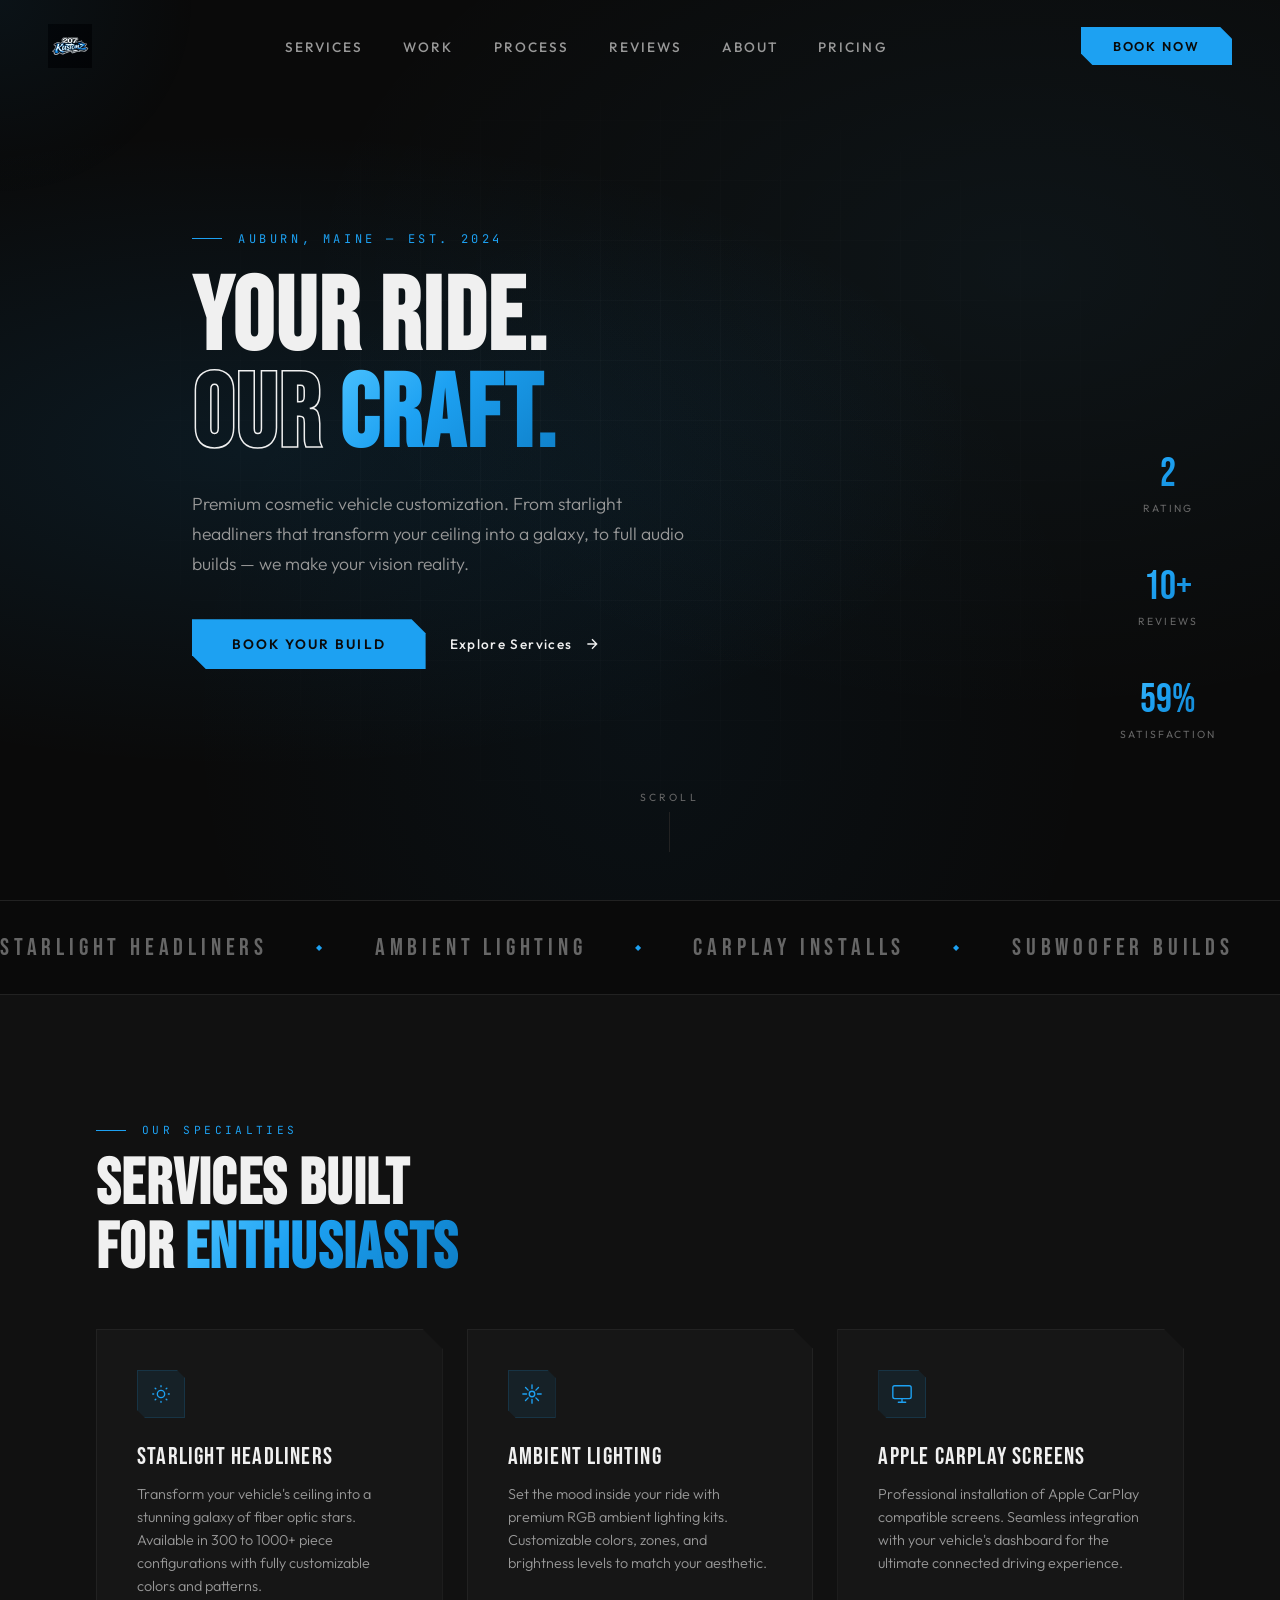
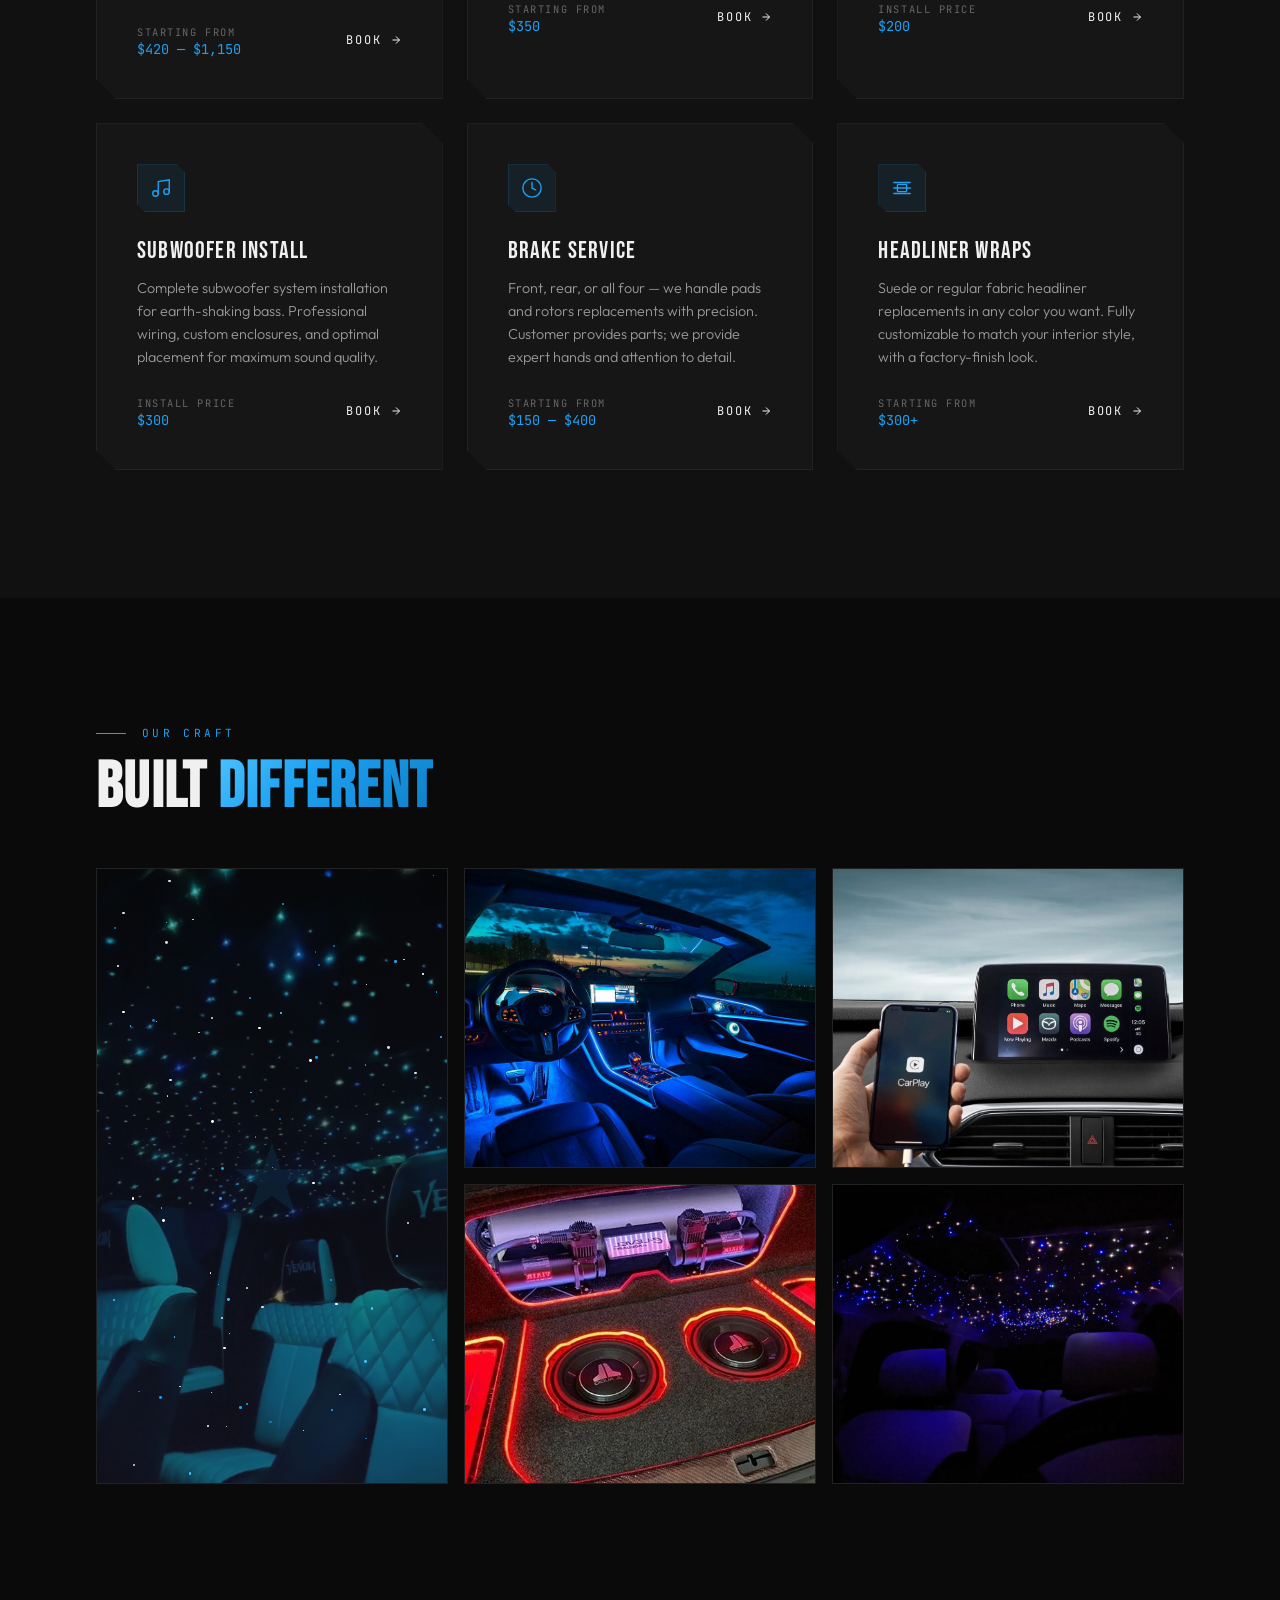
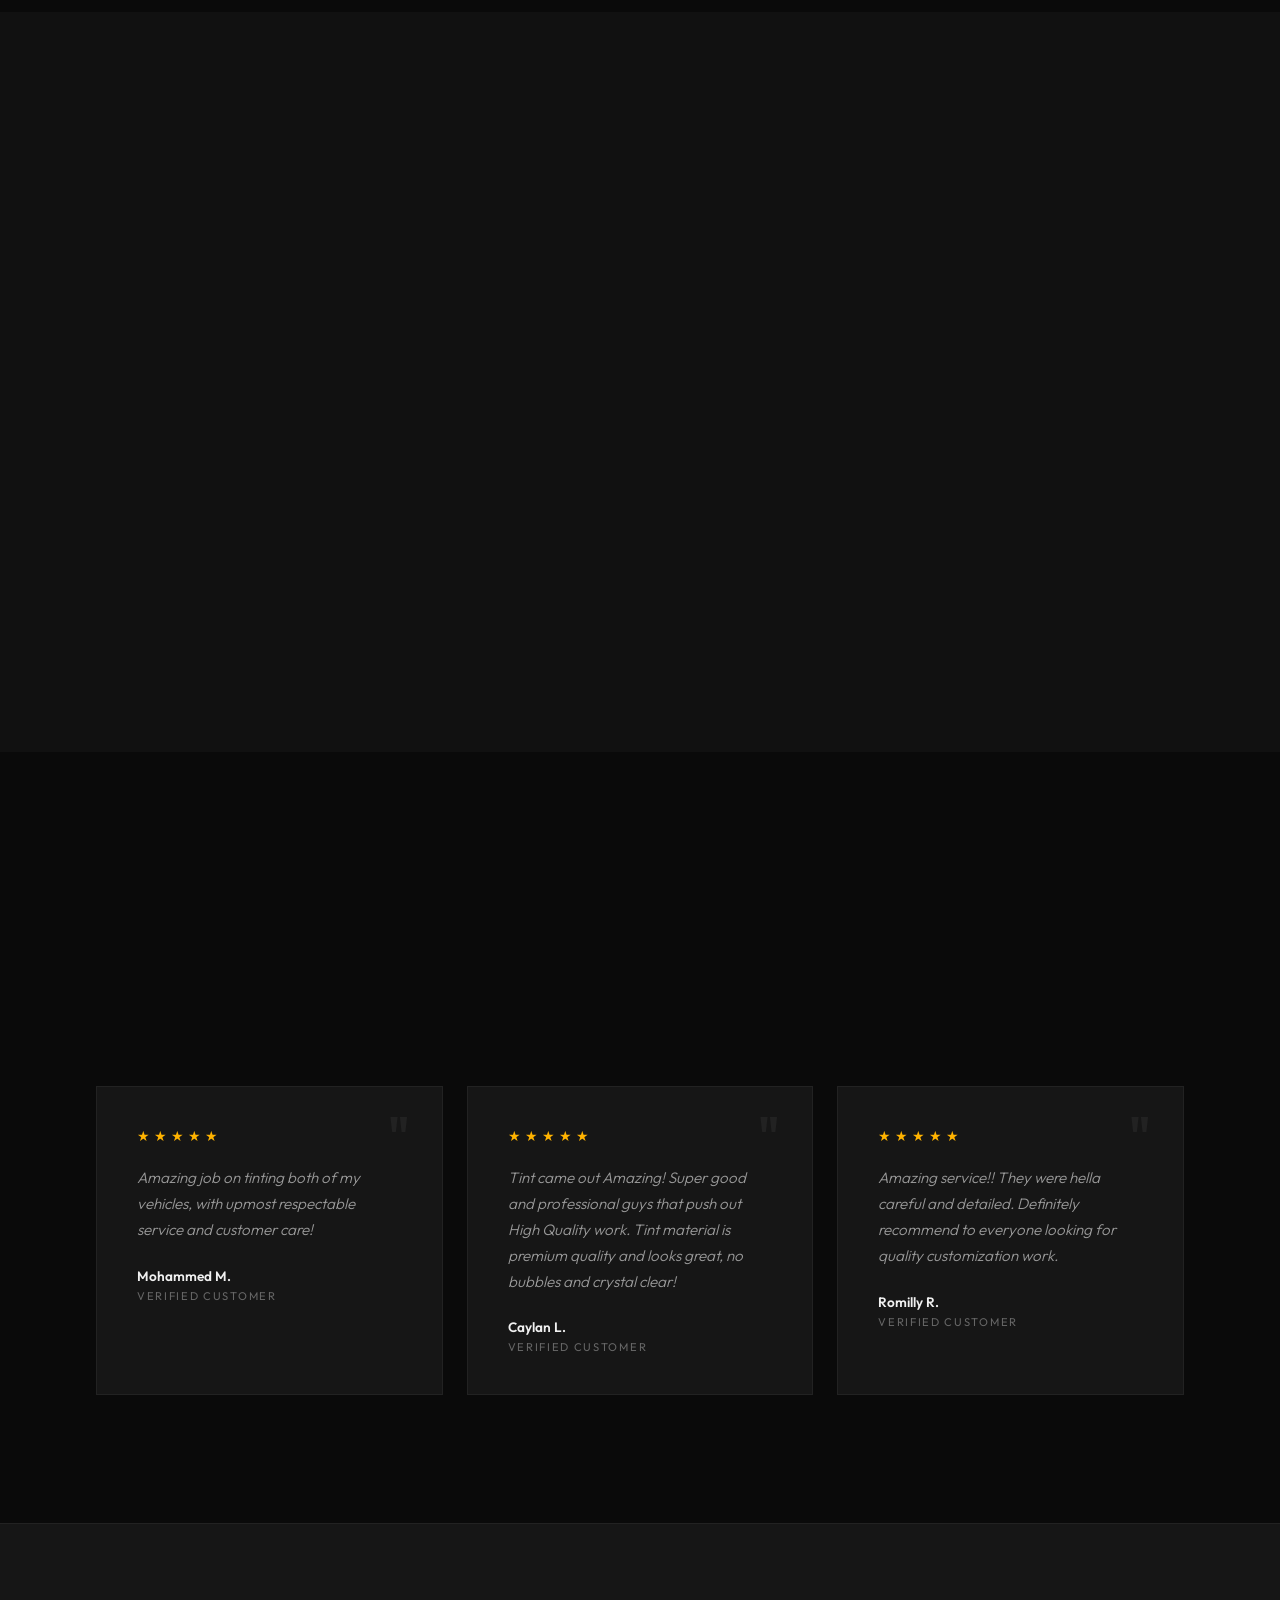
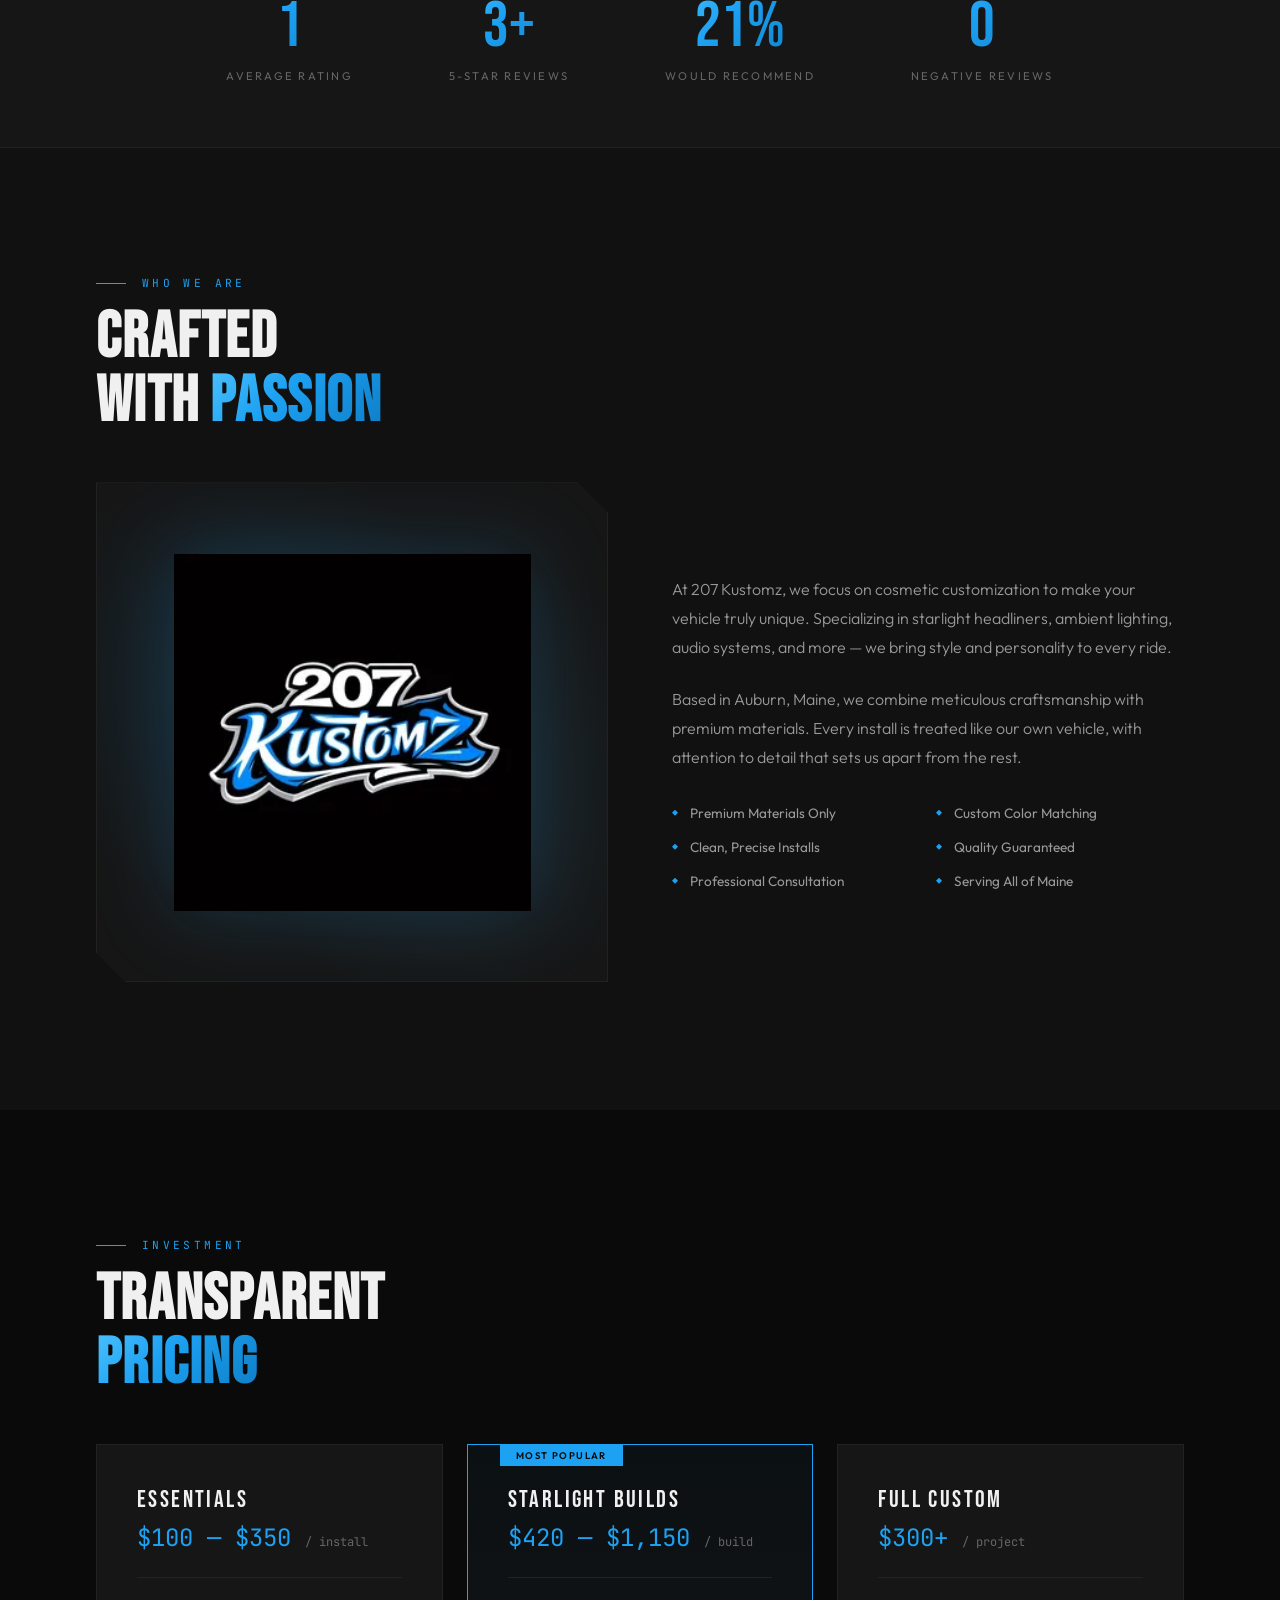
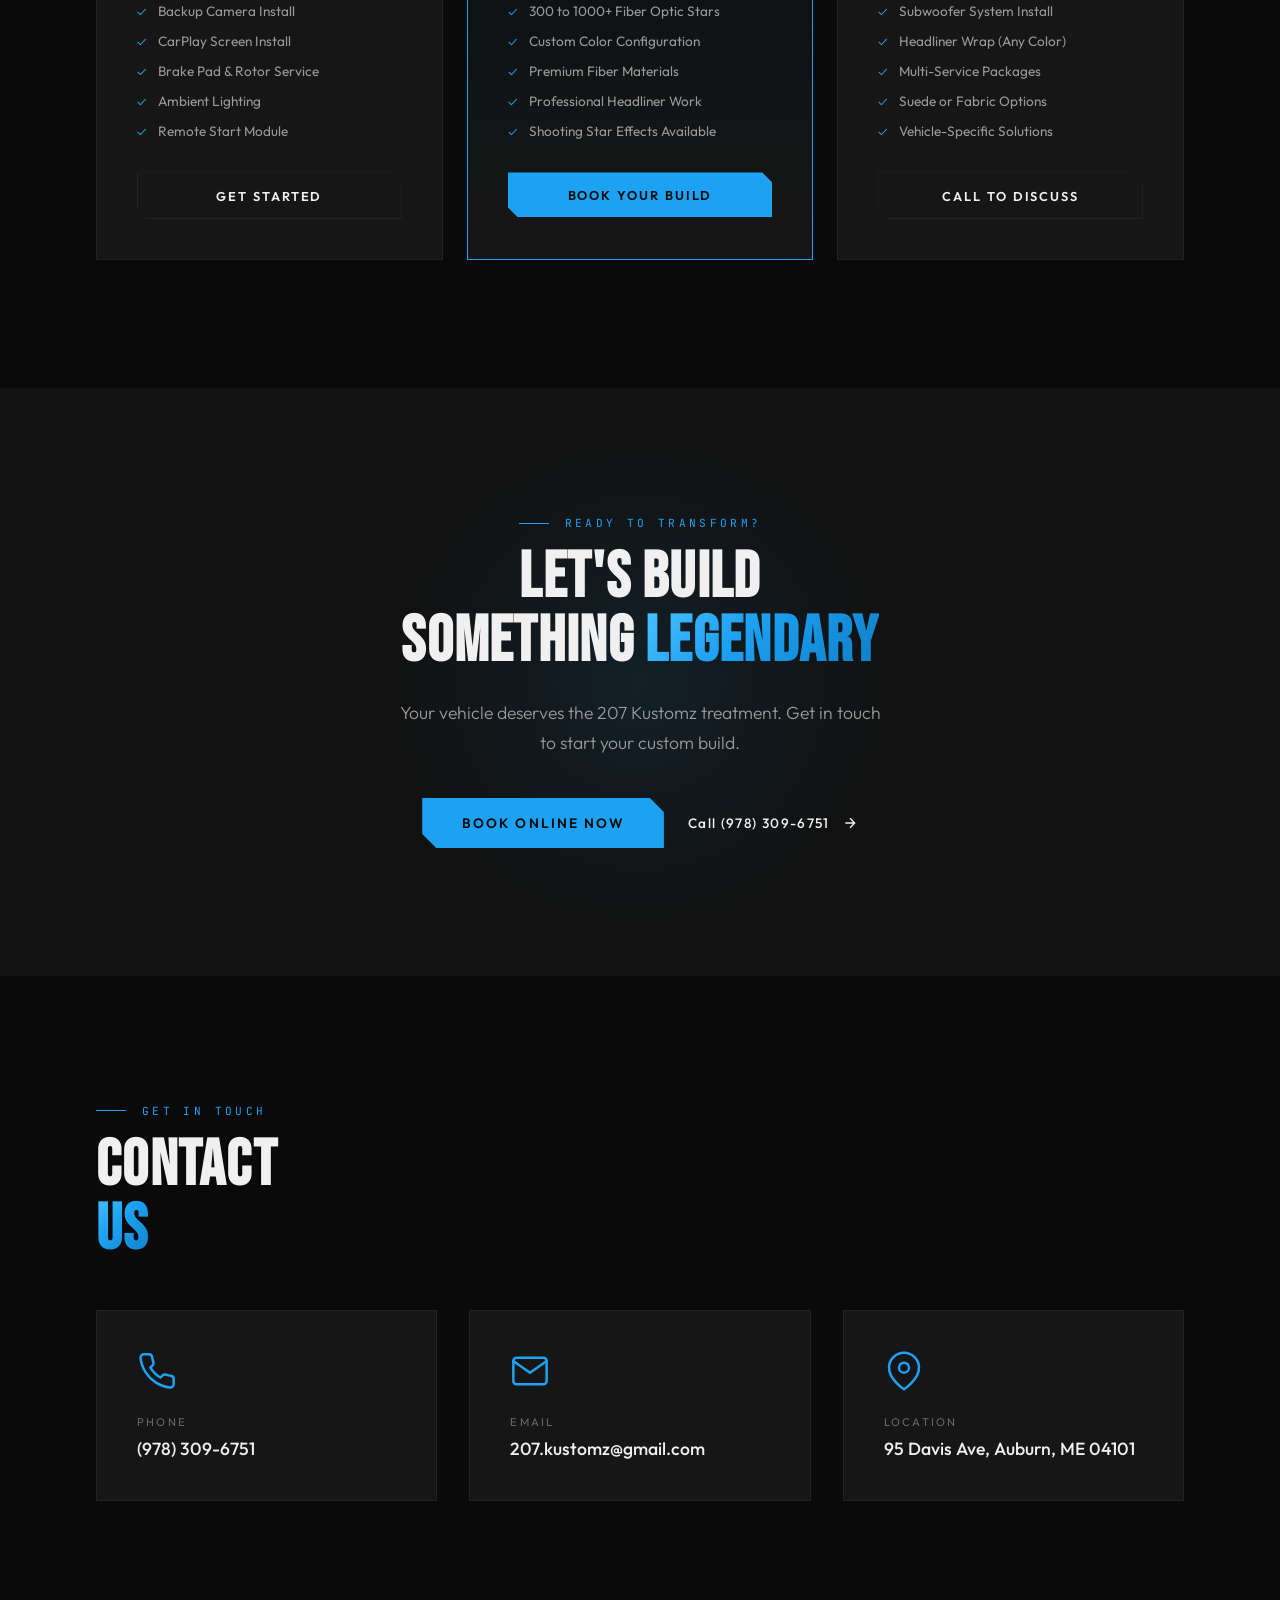
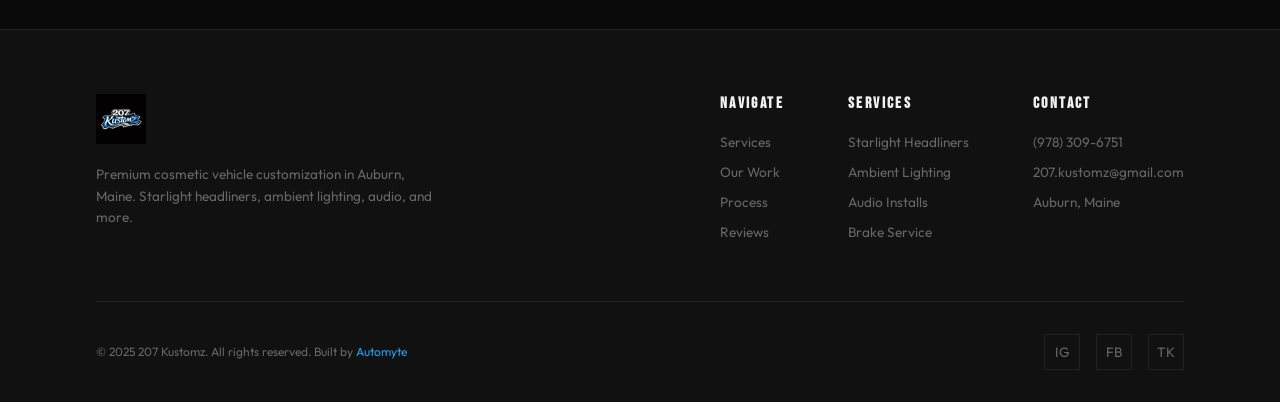
<file: index.html>
<!DOCTYPE html>
<html lang="en">

<head>
  <meta charset="UTF-8">
  <meta name="viewport" content="width=device-width, initial-scale=1.0">
  <meta name="description"
    content="Premium vehicle customization in Auburn, Maine. Specializing in starlight headliners, ambient lighting, CarPlay installs, audio systems, and brake service. Book your custom build today.">
  <meta name="keywords"
    content="vehicle customization, starlight headliner, ambient lighting, car audio, CarPlay install, Auburn Maine, car customization">
  <meta name="author" content="207 Kustomz">
  <meta name="robots" content="index, follow">

  <!-- Open Graph / Facebook -->
  <meta property="og:type" content="website">
  <meta property="og:url" content="https://207kustomz.com/">
  <meta property="og:title" content="207 KUSTOMZ — Premium Vehicle Customization | Auburn, Maine">
  <meta property="og:description"
    content="Premium cosmetic vehicle customization. From starlight headliners to full audio builds — we make your vision reality.">
  <meta property="og:image" content="https://207kustomz.com/assets/images/logo.webp">

  <!-- Twitter -->
  <meta property="twitter:card" content="summary_large_image">
  <meta property="twitter:url" content="https://207kustomz.com/">
  <meta property="twitter:title" content="207 KUSTOMZ — Premium Vehicle Customization">
  <meta property="twitter:description" content="Premium cosmetic vehicle customization in Auburn, Maine.">
  <meta property="twitter:image" content="https://207kustomz.com/assets/images/logo.webp">

  <!-- Favicon -->
  <link rel="icon" type="image/webp" href="assets/images/logo.webp">

  <!-- Preconnect for performance -->
  <link rel="preconnect" href="https://fonts.googleapis.com">
  <link rel="preconnect" href="https://fonts.gstatic.com" crossorigin>
  <link rel="dns-prefetch" href="https://207kustomz.setmore.com">

  <!-- Fonts -->
  <link
    href="https://fonts.googleapis.com/css2?family=Bebas+Neue&family=Outfit:wght@300;400;500;600&family=JetBrains+Mono:wght@400;500&display=swap"
    rel="stylesheet">

  <!-- Stylesheets -->
  <link rel="stylesheet" href="css/main.css">
  <link rel="stylesheet" href="css/responsive.css">

  <!-- Structured Data (JSON-LD) -->
  <script type="application/ld+json">
{
  "@context": "https://schema.org",
  "@type": "LocalBusiness",
  "name": "207 Kustomz",
  "image": "https://207kustomz.com/assets/images/logo.webp",
  "@id": "https://207kustomz.com",
  "url": "https://207kustomz.com",
  "telephone": "+19783096751",
  "priceRange": "$$",
  "address": {
    "@type": "PostalAddress",
    "streetAddress": "95 Davis Ave",
    "addressLocality": "Auburn",
    "addressRegion": "ME",
    "postalCode": "04101",
    "addressCountry": "US"
  },
  "geo": {
    "@type": "GeoCoordinates",
    "latitude": 44.0978,
    "longitude": -70.2317
  },
  "openingHoursSpecification": {
    "@type": "OpeningHoursSpecification",
    "dayOfWeek": [
      "Monday",
      "Tuesday",
      "Wednesday",
      "Thursday",
      "Friday",
      "Saturday"
    ],
    "opens": "09:00",
    "closes": "18:00"
  },
  "aggregateRating": {
    "@type": "AggregateRating",
    "ratingValue": "5.0",
    "reviewCount": "17"
  },
  "review": [
    {
      "@type": "Review",
      "author": {
        "@type": "Person",
        "name": "Mohammed M."
      },
      "reviewRating": {
        "@type": "Rating",
        "ratingValue": "5"
      },
      "reviewBody": "Amazing job on tinting both of my vehicles, with upmost respectable service and customer care!"
    }
  ]
}
</script>

  <title>207 KUSTOMZ — Premium Vehicle Customization | Auburn, Maine</title>
</head>

<body>

  <!-- Loading Screen -->
  <div class="loading-screen">
    <div class="loader"></div>
  </div>

  <!-- Cursor Glow -->
  <div class="cursor-glow" id="cursorGlow"></div>

  <!-- Navigation -->
  <nav id="navbar">
    <a href="#" class="nav-logo"><img src="assets/images/logo.webp" alt="207 Kustomz" loading="lazy"></a>
    <ul class="nav-links" id="navLinks">
      <li><a href="#services">Services</a></li>
      <li><a href="#work">Work</a></li>
      <li><a href="#process">Process</a></li>
      <li><a href="#reviews">Reviews</a></li>
      <li><a href="#about">About</a></li>
      <li><a href="#pricing">Pricing</a></li>
    </ul>
    <a href="https://207kustomz.setmore.com/book" target="_blank" class="nav-cta">Book Now</a>
    <div class="hamburger" id="hamburger" onclick="toggleMenu()">
      <span></span><span></span><span></span>
    </div>
  </nav>

  <!-- Hero -->
  <section class="hero">
    <div class="hero-bg"></div>
    <div class="hero-grid"></div>
    <div class="hero-particles" id="particles"></div>

    <div class="hero-content">
      <div class="hero-tag">Auburn, Maine — Est. 2024</div>
      <h1 class="hero-title">
        YOUR RIDE.<br>
        <span class="outline">OUR</span> <span class="gradient">CRAFT.</span>
      </h1>
      <p class="hero-desc">
        Premium cosmetic vehicle customization. From starlight headliners that transform your ceiling into a galaxy, to
        full audio builds — we make your vision reality.
      </p>
      <div class="hero-actions">
        <a href="https://207kustomz.setmore.com/book" target="_blank" class="btn-primary">Book Your Build</a>
        <a href="#services" class="btn-ghost">
          Explore Services
          <svg width="16" height="16" viewBox="0 0 24 24" fill="none" stroke="currentColor" stroke-width="2">
            <path d="M5 12h14M12 5l7 7-7 7" />
          </svg>
        </a>
      </div>
    </div>

    <div class="hero-stats">
      <div class="hero-stat">
        <div class="hero-stat-num">5.0</div>
        <div class="hero-stat-label">Rating</div>
      </div>
      <div class="hero-stat">
        <div class="hero-stat-num">17+</div>
        <div class="hero-stat-label">Reviews</div>
      </div>
      <div class="hero-stat">
        <div class="hero-stat-num">100%</div>
        <div class="hero-stat-label">Satisfaction</div>
      </div>
    </div>

    <div class="scroll-indicator">
      <span>Scroll</span>
      <div class="scroll-line"></div>
    </div>
  </section>

  <!-- Marquee -->
  <div class="marquee-section">
    <div class="marquee-track">
      <span class="marquee-item">STARLIGHT HEADLINERS</span>
      <span class="marquee-item">AMBIENT LIGHTING</span>
      <span class="marquee-item">CARPLAY INSTALLS</span>
      <span class="marquee-item">SUBWOOFER BUILDS</span>
      <span class="marquee-item">BRAKE SERVICE</span>
      <span class="marquee-item">HEADLINER WRAPS</span>
      <span class="marquee-item">REMOTE START</span>
      <span class="marquee-item">BACKUP CAMERAS</span>
      <span class="marquee-item">STARLIGHT HEADLINERS</span>
      <span class="marquee-item">AMBIENT LIGHTING</span>
      <span class="marquee-item">CARPLAY INSTALLS</span>
      <span class="marquee-item">SUBWOOFER BUILDS</span>
      <span class="marquee-item">BRAKE SERVICE</span>
      <span class="marquee-item">HEADLINER WRAPS</span>
      <span class="marquee-item">REMOTE START</span>
      <span class="marquee-item">BACKUP CAMERAS</span>
    </div>
  </div>

  <!-- Services -->
  <section id="services">
    <div class="section-tag reveal">Our Specialties</div>
    <h2 class="section-title reveal reveal-delay-1">SERVICES BUILT<br>FOR <span
        style="background:var(--gradient);-webkit-background-clip:text;-webkit-text-fill-color:transparent;background-clip:text;">ENTHUSIASTS</span>
    </h2>

    <div class="services-grid">
      <div class="service-card reveal reveal-delay-1">
        <div class="service-icon">
          <svg viewBox="0 0 24 24" fill="none" stroke-width="1.5" stroke-linecap="round">
            <path
              d="M12 3v1m0 16v1m-9-9h1m16 0h1m-2.636-6.364l-.707.707M6.343 17.657l-.707.707m0-12.728l.707.707m11.314 11.314l.707.707" />
            <circle cx="12" cy="12" r="4" />
          </svg>
        </div>
        <div class="service-name">STARLIGHT HEADLINERS</div>
        <p class="service-desc">Transform your vehicle's ceiling into a stunning galaxy of fiber optic stars. Available
          in 300 to 1000+ piece configurations with fully customizable colors and patterns.</p>
        <div class="service-price">
          <span><span class="from">Starting from</span><br>$420 — $1,150</span>
          <a href="https://207kustomz.setmore.com/book" target="_blank" class="service-book">
            Book
            <svg width="12" height="12" viewBox="0 0 24 24" fill="none" stroke="currentColor" stroke-width="2">
              <path d="M5 12h14M12 5l7 7-7 7" />
            </svg>
          </a>
        </div>
      </div>

      <div class="service-card reveal reveal-delay-2">
        <div class="service-icon">
          <svg viewBox="0 0 24 24" fill="none" stroke-width="1.5" stroke-linecap="round">
            <circle cx="12" cy="12" r="3" />
            <path
              d="M12 2v4m0 12v4m-7.07-2.93l2.83-2.83m8.48-8.48l2.83-2.83M2 12h4m12 0h4M4.93 4.93l2.83 2.83m8.48 8.48l2.83 2.83" />
          </svg>
        </div>
        <div class="service-name">AMBIENT LIGHTING</div>
        <p class="service-desc">Set the mood inside your ride with premium RGB ambient lighting kits. Customizable
          colors, zones, and brightness levels to match your aesthetic.</p>
        <div class="service-price">
          <span><span class="from">Starting from</span><br>$350</span>
          <a href="https://207kustomz.setmore.com/book" target="_blank" class="service-book">
            Book
            <svg width="12" height="12" viewBox="0 0 24 24" fill="none" stroke="currentColor" stroke-width="2">
              <path d="M5 12h14M12 5l7 7-7 7" />
            </svg>
          </a>
        </div>
      </div>

      <div class="service-card reveal reveal-delay-3">
        <div class="service-icon">
          <svg viewBox="0 0 24 24" fill="none" stroke-width="1.5" stroke-linecap="round">
            <rect x="2" y="3" width="20" height="14" rx="2" />
            <path d="M8 21h8m-4-4v4" />
          </svg>
        </div>
        <div class="service-name">APPLE CARPLAY SCREENS</div>
        <p class="service-desc">Professional installation of Apple CarPlay compatible screens. Seamless integration with
          your vehicle's dashboard for the ultimate connected driving experience.</p>
        <div class="service-price">
          <span><span class="from">Install price</span><br>$200</span>
          <a href="https://207kustomz.setmore.com/book" target="_blank" class="service-book">
            Book
            <svg width="12" height="12" viewBox="0 0 24 24" fill="none" stroke="currentColor" stroke-width="2">
              <path d="M5 12h14M12 5l7 7-7 7" />
            </svg>
          </a>
        </div>
      </div>

      <div class="service-card reveal reveal-delay-1">
        <div class="service-icon">
          <svg viewBox="0 0 24 24" fill="none" stroke-width="1.5" stroke-linecap="round">
            <path d="M9 18V5l12-2v13" />
            <circle cx="6" cy="18" r="3" />
            <circle cx="18" cy="16" r="3" />
          </svg>
        </div>
        <div class="service-name">SUBWOOFER INSTALL</div>
        <p class="service-desc">Complete subwoofer system installation for earth-shaking bass. Professional wiring,
          custom enclosures, and optimal placement for maximum sound quality.</p>
        <div class="service-price">
          <span><span class="from">Install price</span><br>$300</span>
          <a href="https://207kustomz.setmore.com/book" target="_blank" class="service-book">
            Book
            <svg width="12" height="12" viewBox="0 0 24 24" fill="none" stroke="currentColor" stroke-width="2">
              <path d="M5 12h14M12 5l7 7-7 7" />
            </svg>
          </a>
        </div>
      </div>

      <div class="service-card reveal reveal-delay-2">
        <div class="service-icon">
          <svg viewBox="0 0 24 24" fill="none" stroke-width="1.5" stroke-linecap="round">
            <circle cx="12" cy="12" r="10" />
            <path d="M12 6v6l4 2" />
          </svg>
        </div>
        <div class="service-name">BRAKE SERVICE</div>
        <p class="service-desc">Front, rear, or all four — we handle pads and rotors replacements with precision.
          Customer provides parts; we provide expert hands and attention to detail.</p>
        <div class="service-price">
          <span><span class="from">Starting from</span><br>$150 — $400</span>
          <a href="https://207kustomz.setmore.com/book" target="_blank" class="service-book">
            Book
            <svg width="12" height="12" viewBox="0 0 24 24" fill="none" stroke="currentColor" stroke-width="2">
              <path d="M5 12h14M12 5l7 7-7 7" />
            </svg>
          </a>
        </div>
      </div>

      <div class="service-card reveal reveal-delay-3">
        <div class="service-icon">
          <svg viewBox="0 0 24 24" fill="none" stroke-width="1.5" stroke-linecap="round">
            <path d="M3 12h18M3 6h18M3 18h18" />
            <rect x="7" y="8" width="10" height="8" rx="1" />
          </svg>
        </div>
        <div class="service-name">HEADLINER WRAPS</div>
        <p class="service-desc">Suede or regular fabric headliner replacements in any color you want. Fully customizable
          to match your interior style, with a factory-finish look.</p>
        <div class="service-price">
          <span><span class="from">Starting from</span><br>$300+</span>
          <a href="https://207kustomz.setmore.com/book" target="_blank" class="service-book">
            Book
            <svg width="12" height="12" viewBox="0 0 24 24" fill="none" stroke="currentColor" stroke-width="2">
              <path d="M5 12h14M12 5l7 7-7 7" />
            </svg>
          </a>
        </div>
      </div>
    </div>
  </section>

  <!-- Gallery / Showcase -->
  <section id="work">
    <div class="section-tag reveal">Our Craft</div>
    <h2 class="section-title reveal reveal-delay-1">BUILT <span
        style="background:var(--gradient);-webkit-background-clip:text;-webkit-text-fill-color:transparent;background-clip:text;">DIFFERENT</span>
    </h2>

    <div class="gallery-grid reveal reveal-delay-2">
      <div class="gallery-item">
        <div class="gallery-item-bg">
          <div class="starlight-demo" id="starlightDemo"></div>
        </div>
        <div class="gallery-overlay">
          <div class="gallery-label">Starlight Headliner</div>
          <div class="gallery-sub">1000 Piece Installation</div>
        </div>
      </div>
      <div class="gallery-item">
        <div class="gallery-item-bg"></div>
        <div class="gallery-overlay">
          <div class="gallery-label">Ambient Interior</div>
          <div class="gallery-sub">Full RGB Setup</div>
        </div>
      </div>
      <div class="gallery-item">
        <div class="gallery-item-bg"></div>
        <div class="gallery-overlay">
          <div class="gallery-label">CarPlay Integration</div>
          <div class="gallery-sub">Seamless Install</div>
        </div>
      </div>
      <div class="gallery-item">
        <div class="gallery-item-bg"></div>
        <div class="gallery-overlay">
          <div class="gallery-label">Sound System</div>
          <div class="gallery-sub">Custom Audio Build</div>
        </div>
      </div>
      <div class="gallery-item">
        <div class="gallery-item-bg"></div>
        <div class="gallery-overlay">
          <div class="gallery-label">Headliner Wrap</div>
          <div class="gallery-sub">Black Suede Finish</div>
        </div>
      </div>
    </div>
  </section>

  <!-- Process -->
  <section id="process">
    <div class="section-tag reveal">How It Works</div>
    <h2 class="section-title reveal reveal-delay-1">FROM VISION<br>TO <span
        style="background:var(--gradient);-webkit-background-clip:text;-webkit-text-fill-color:transparent;background-clip:text;">REALITY</span>
    </h2>

    <div class="process-steps">
      <div class="process-step reveal reveal-delay-1">
        <div class="step-num">01</div>
        <div class="step-title">CONSULT</div>
        <p class="step-desc">Reach out to our team to discuss your vision. We'll recommend the perfect kit and
          configuration for your vehicle and style.</p>
      </div>
      <div class="process-step reveal reveal-delay-2">
        <div class="step-num">02</div>
        <div class="step-title">ORDER</div>
        <p class="step-desc">Once we align on the build, we order your custom kit. Premium materials sourced for quality
          and longevity.</p>
      </div>
      <div class="process-step reveal reveal-delay-3">
        <div class="step-num">03</div>
        <div class="step-title">SCHEDULE</div>
        <p class="step-desc">When your kit arrives, you'll be notified to book your preferred installation date through
          our online scheduling.</p>
      </div>
      <div class="process-step reveal reveal-delay-4">
        <div class="step-num">04</div>
        <div class="step-title">INSTALL</div>
        <p class="step-desc">Our specialists handle the install with surgical precision. Drive away with a completely
          transformed vehicle.</p>
      </div>
    </div>
  </section>

  <!-- Reviews -->
  <section id="reviews">
    <div class="section-tag reveal">Testimonials</div>
    <h2 class="section-title reveal reveal-delay-1">WHAT OUR<br><span
        style="background:var(--gradient);-webkit-background-clip:text;-webkit-text-fill-color:transparent;background-clip:text;">CLIENTS</span>
      SAY</h2>

    <div class="reviews-grid">
      <div class="review-card reveal reveal-delay-1">
        <div class="review-quote">"</div>
        <div class="review-stars"><span>★</span><span>★</span><span>★</span><span>★</span><span>★</span></div>
        <p class="review-text">Amazing job on tinting both of my vehicles, with upmost respectable service and customer
          care!</p>
        <div class="review-author">Mohammed M.</div>
        <div class="review-source">Verified Customer</div>
      </div>
      <div class="review-card reveal reveal-delay-2">
        <div class="review-quote">"</div>
        <div class="review-stars"><span>★</span><span>★</span><span>★</span><span>★</span><span>★</span></div>
        <p class="review-text">Tint came out Amazing! Super good and professional guys that push out High Quality work.
          Tint material is premium quality and looks great, no bubbles and crystal clear!</p>
        <div class="review-author">Caylan L.</div>
        <div class="review-source">Verified Customer</div>
      </div>
      <div class="review-card reveal reveal-delay-3">
        <div class="review-quote">"</div>
        <div class="review-stars"><span>★</span><span>★</span><span>★</span><span>★</span><span>★</span></div>
        <p class="review-text">Amazing service!! They were hella careful and detailed. Definitely recommend to everyone
          looking for quality customization work.</p>
        <div class="review-author">Romilly R.</div>
        <div class="review-source">Verified Customer</div>
      </div>
    </div>
  </section>

  <!-- Rating Banner -->
  <div class="rating-banner">
    <div class="rating-block reveal">
      <div class="rating-big">5.0</div>
      <div class="rating-label">Average Rating</div>
    </div>
    <div class="rating-block reveal reveal-delay-1">
      <div class="rating-big">17+</div>
      <div class="rating-label">5-Star Reviews</div>
    </div>
    <div class="rating-block reveal reveal-delay-2">
      <div class="rating-big">100%</div>
      <div class="rating-label">Would Recommend</div>
    </div>
    <div class="rating-block reveal reveal-delay-3">
      <div class="rating-big">0</div>
      <div class="rating-label">Negative Reviews</div>
    </div>
  </div>

  <!-- About -->
  <section id="about">
    <div class="section-tag reveal">Who We Are</div>
    <h2 class="section-title reveal reveal-delay-1">CRAFTED<br>WITH <span
        style="background:var(--gradient);-webkit-background-clip:text;-webkit-text-fill-color:transparent;background-clip:text;">PASSION</span>
    </h2>

    <div class="about-grid">
      <div class="about-visual reveal">
        <div class="about-visual-inner">
          <img src="assets/images/logo.webp" alt="207 Kustomz Logo" loading="lazy"
            style="width:70%;max-width:380px;height:auto;position:relative;z-index:2;filter:drop-shadow(0 0 40px rgba(29,161,242,0.2));">
        </div>
      </div>
      <div class="about-text reveal reveal-delay-2">
        <p>At 207 Kustomz, we focus on cosmetic customization to make your vehicle truly unique. Specializing in
          starlight headliners, ambient lighting, audio systems, and more — we bring style and personality to every
          ride.</p>
        <p>Based in Auburn, Maine, we combine meticulous craftsmanship with premium materials. Every install is treated
          like our own vehicle, with attention to detail that sets us apart from the rest.</p>

        <div class="about-features">
          <div class="about-feature">
            <div class="dot"></div>Premium Materials Only
          </div>
          <div class="about-feature">
            <div class="dot"></div>Custom Color Matching
          </div>
          <div class="about-feature">
            <div class="dot"></div>Clean, Precise Installs
          </div>
          <div class="about-feature">
            <div class="dot"></div>Quality Guaranteed
          </div>
          <div class="about-feature">
            <div class="dot"></div>Professional Consultation
          </div>
          <div class="about-feature">
            <div class="dot"></div>Serving All of Maine
          </div>
        </div>
      </div>
    </div>
  </section>

  <!-- Pricing -->
  <section id="pricing">
    <div class="section-tag reveal">Investment</div>
    <h2 class="section-title reveal reveal-delay-1">TRANSPARENT<br><span
        style="background:var(--gradient);-webkit-background-clip:text;-webkit-text-fill-color:transparent;background-clip:text;">PRICING</span>
    </h2>

    <div class="pricing-grid">
      <div class="pricing-card reveal reveal-delay-1">
        <div class="pricing-name">ESSENTIALS</div>
        <div class="pricing-range">$100 — $350 <span class="unit">/ install</span></div>
        <div class="pricing-divider"></div>
        <ul class="pricing-features">
          <li>Backup Camera Install</li>
          <li>CarPlay Screen Install</li>
          <li>Brake Pad & Rotor Service</li>
          <li>Ambient Lighting</li>
          <li>Remote Start Module</li>
        </ul>
        <a href="https://207kustomz.setmore.com/book" target="_blank" class="pricing-btn outline">Get Started</a>
      </div>

      <div class="pricing-card featured reveal reveal-delay-2">
        <div class="pricing-name">STARLIGHT BUILDS</div>
        <div class="pricing-range">$420 — $1,150 <span class="unit">/ build</span></div>
        <div class="pricing-divider"></div>
        <ul class="pricing-features">
          <li>300 to 1000+ Fiber Optic Stars</li>
          <li>Custom Color Configuration</li>
          <li>Premium Fiber Materials</li>
          <li>Professional Headliner Work</li>
          <li>Shooting Star Effects Available</li>
        </ul>
        <a href="https://207kustomz.setmore.com/book" target="_blank" class="pricing-btn primary">Book Your Build</a>
      </div>

      <div class="pricing-card reveal reveal-delay-3">
        <div class="pricing-name">FULL CUSTOM</div>
        <div class="pricing-range">$300+ <span class="unit">/ project</span></div>
        <div class="pricing-divider"></div>
        <ul class="pricing-features">
          <li>Subwoofer System Install</li>
          <li>Headliner Wrap (Any Color)</li>
          <li>Multi-Service Packages</li>
          <li>Suede or Fabric Options</li>
          <li>Vehicle-Specific Solutions</li>
        </ul>
        <a href="tel:9783096751" class="pricing-btn outline">Call to Discuss</a>
      </div>
    </div>
  </section>

  <!-- CTA -->
  <div class="cta-section">
    <div class="cta-glow"></div>
    <div class="section-tag reveal" style="justify-content:center;">Ready to Transform?</div>
    <h2 class="section-title reveal reveal-delay-1" style="text-align:center;">LET'S BUILD<br>SOMETHING <span
        style="background:var(--gradient);-webkit-background-clip:text;-webkit-text-fill-color:transparent;background-clip:text;">LEGENDARY</span>
    </h2>
    <p class="hero-desc reveal reveal-delay-2" style="opacity:1;animation:none;text-align:center;margin:0 auto 2.5rem;">
      Your vehicle deserves the 207 Kustomz treatment. Get in touch to start your custom build.
    </p>
    <div class="cta-actions reveal reveal-delay-3">
      <a href="https://207kustomz.setmore.com/book" target="_blank" class="btn-primary">Book Online Now</a>
      <a href="tel:9783096751" class="btn-ghost">
        Call (978) 309-6751
        <svg width="16" height="16" viewBox="0 0 24 24" fill="none" stroke="currentColor" stroke-width="2">
          <path d="M5 12h14M12 5l7 7-7 7" />
        </svg>
      </a>
    </div>
  </div>

  <!-- Contact -->
  <section id="contact">
    <div class="section-tag reveal">Get In Touch</div>
    <h2 class="section-title reveal reveal-delay-1">CONTACT<br><span
        style="background:var(--gradient);-webkit-background-clip:text;-webkit-text-fill-color:transparent;background-clip:text;">US</span>
    </h2>

    <div class="contact-grid">
      <div class="contact-card reveal reveal-delay-1">
        <svg class="contact-card-icon" viewBox="0 0 24 24" fill="none" stroke="currentColor" stroke-width="1.5"
          stroke-linecap="round">
          <path
            d="M22 16.92v3a2 2 0 01-2.18 2 19.79 19.79 0 01-8.63-3.07 19.5 19.5 0 01-6-6 19.79 19.79 0 01-3.07-8.67A2 2 0 014.11 2h3a2 2 0 012 1.72c.127.96.361 1.903.7 2.81a2 2 0 01-.45 2.11L8.09 9.91a16 16 0 006 6l1.27-1.27a2 2 0 012.11-.45c.907.339 1.85.573 2.81.7A2 2 0 0122 16.92z" />
        </svg>
        <div class="contact-card-label">Phone</div>
        <div class="contact-card-value"><a href="tel:9783096751">(978) 309-6751</a></div>
      </div>
      <div class="contact-card reveal reveal-delay-2">
        <svg class="contact-card-icon" viewBox="0 0 24 24" fill="none" stroke="currentColor" stroke-width="1.5"
          stroke-linecap="round">
          <path d="M4 4h16c1.1 0 2 .9 2 2v12c0 1.1-.9 2-2 2H4c-1.1 0-2-.9-2-2V6c0-1.1.9-2 2-2z" />
          <polyline points="22,6 12,13 2,6" />
        </svg>
        <div class="contact-card-label">Email</div>
        <div class="contact-card-value"><a href="mailto:207.kustomz@gmail.com">207.kustomz@gmail.com</a></div>
      </div>
      <div class="contact-card reveal reveal-delay-3">
        <svg class="contact-card-icon" viewBox="0 0 24 24" fill="none" stroke="currentColor" stroke-width="1.5"
          stroke-linecap="round">
          <path d="M21 10c0 7-9 13-9 13s-9-6-9-13a9 9 0 0118 0z" />
          <circle cx="12" cy="10" r="3" />
        </svg>
        <div class="contact-card-label">Location</div>
        <div class="contact-card-value"><a
            href="https://www.google.com/maps/search/?api=1&query=95+Davis+Ave%2C+Auburn%2C+Maine%2C+04101"
            target="_blank">95 Davis Ave, Auburn, ME 04101</a></div>
      </div>
    </div>
  </section>

  <!-- Footer -->
  <footer>
    <div class="footer-top">
      <div class="footer-brand">
        <img src="assets/images/logo.webp" alt="207 Kustomz" loading="lazy"
          style="height:50px;width:auto;margin-bottom:1rem;">
        <p>Premium cosmetic vehicle customization in Auburn, Maine. Starlight headliners, ambient lighting, audio, and
          more.</p>
      </div>
      <div class="footer-links">
        <div class="footer-col">
          <h4>NAVIGATE</h4>
          <a href="#services">Services</a>
          <a href="#work">Our Work</a>
          <a href="#process">Process</a>
          <a href="#reviews">Reviews</a>
        </div>
        <div class="footer-col">
          <h4>SERVICES</h4>
          <a href="https://207kustomz.setmore.com/book" target="_blank">Starlight Headliners</a>
          <a href="https://207kustomz.setmore.com/book" target="_blank">Ambient Lighting</a>
          <a href="https://207kustomz.setmore.com/book" target="_blank">Audio Installs</a>
          <a href="https://207kustomz.setmore.com/book" target="_blank">Brake Service</a>
        </div>
        <div class="footer-col">
          <h4>CONTACT</h4>
          <a href="tel:9783096751">(978) 309-6751</a>
          <a href="mailto:207.kustomz@gmail.com">207.kustomz@gmail.com</a>
          <a href="https://www.google.com/maps/search/?api=1&query=95+Davis+Ave%2C+Auburn%2C+Maine%2C+04101"
            target="_blank">Auburn, Maine</a>
        </div>
      </div>
    </div>
    <div class="footer-bottom">
      <div class="footer-copy">© 2025 207 Kustomz. All rights reserved. Built by <a href="#">Automyte</a></div>
      <div class="footer-socials">
        <a href="https://www.instagram.com/207kustomz/" target="_blank" rel="noopener noreferrer"
          title="Instagram">IG</a>
        <a href="https://www.facebook.com/207kustomz" target="_blank" rel="noopener noreferrer" title="Facebook">FB</a>
        <a href="https://www.tiktok.com/@207kustomz" target="_blank" rel="noopener noreferrer" title="TikTok">TK</a>
      </div>
    </div>
  </footer>

  <!-- JavaScript -->
  <script src="js/main.js"></script>
  <script src="js/animations.js"></script>
</body>

</html>
</file>
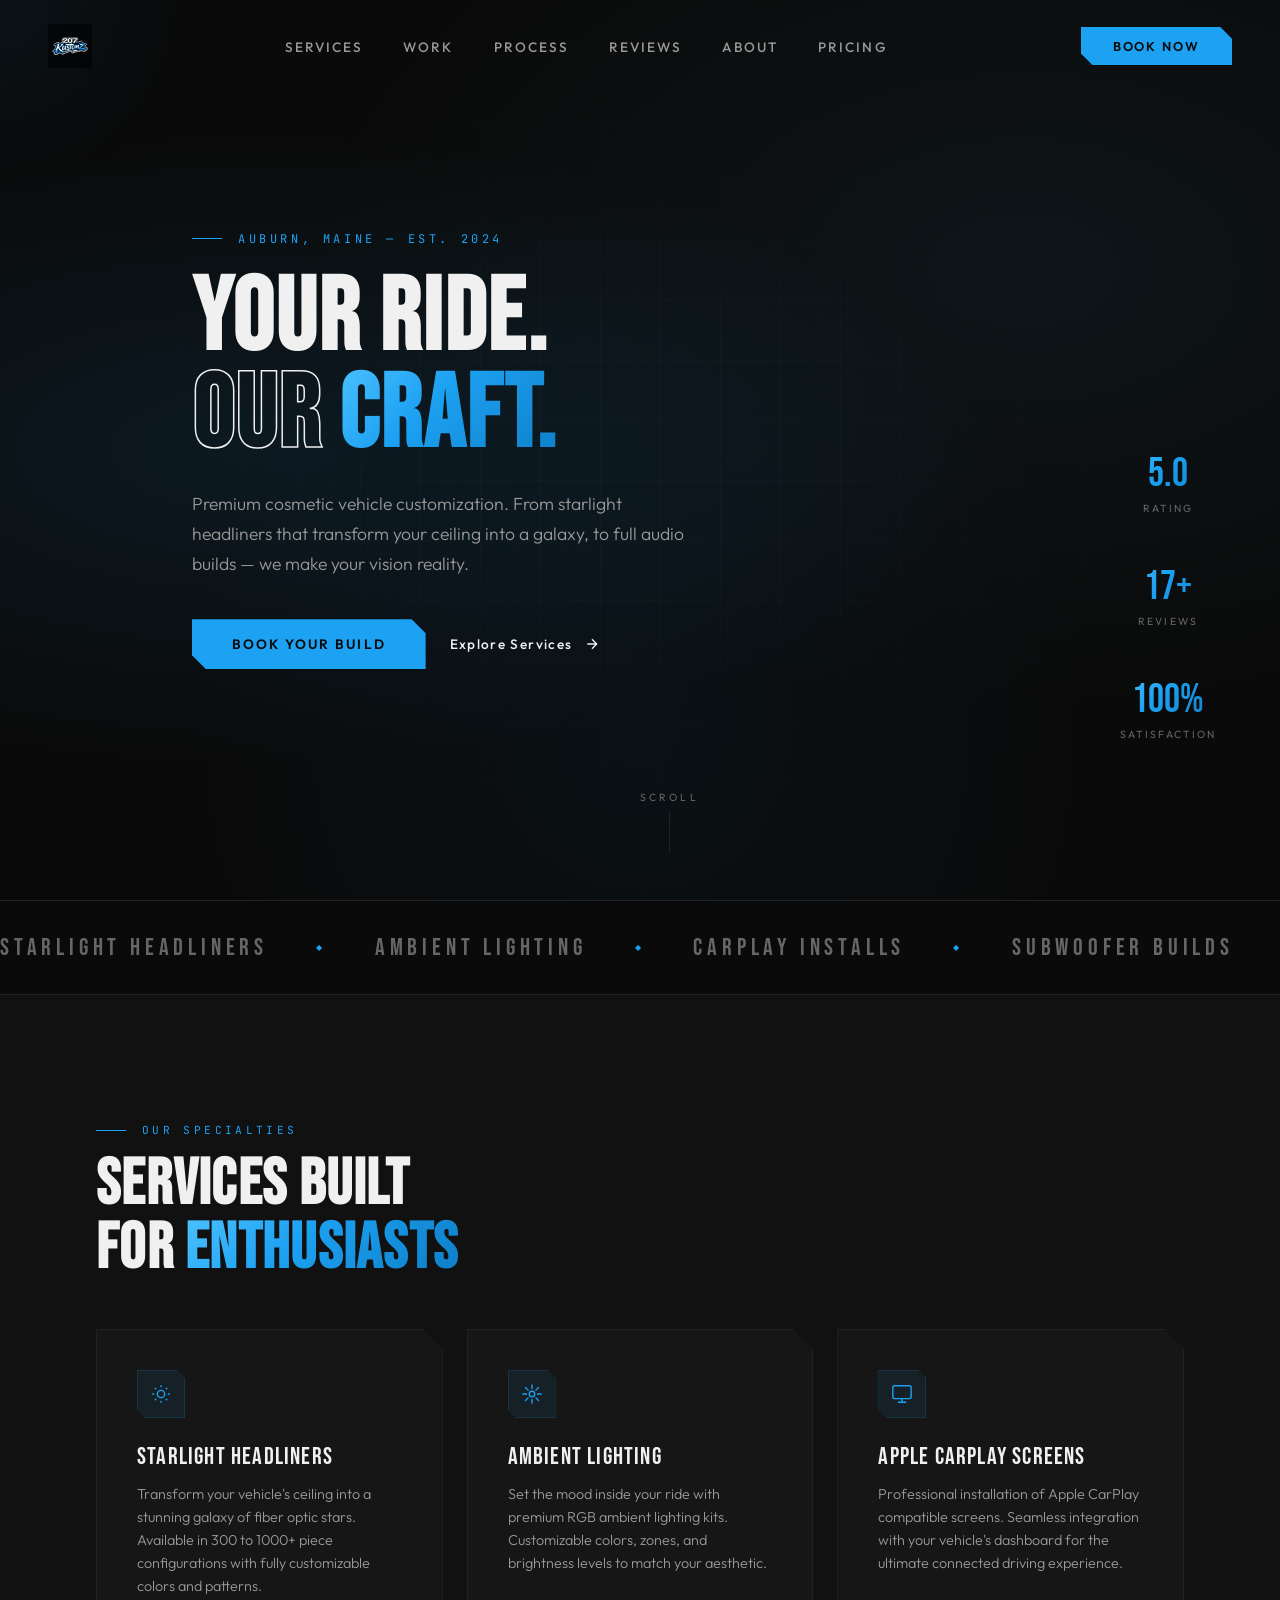
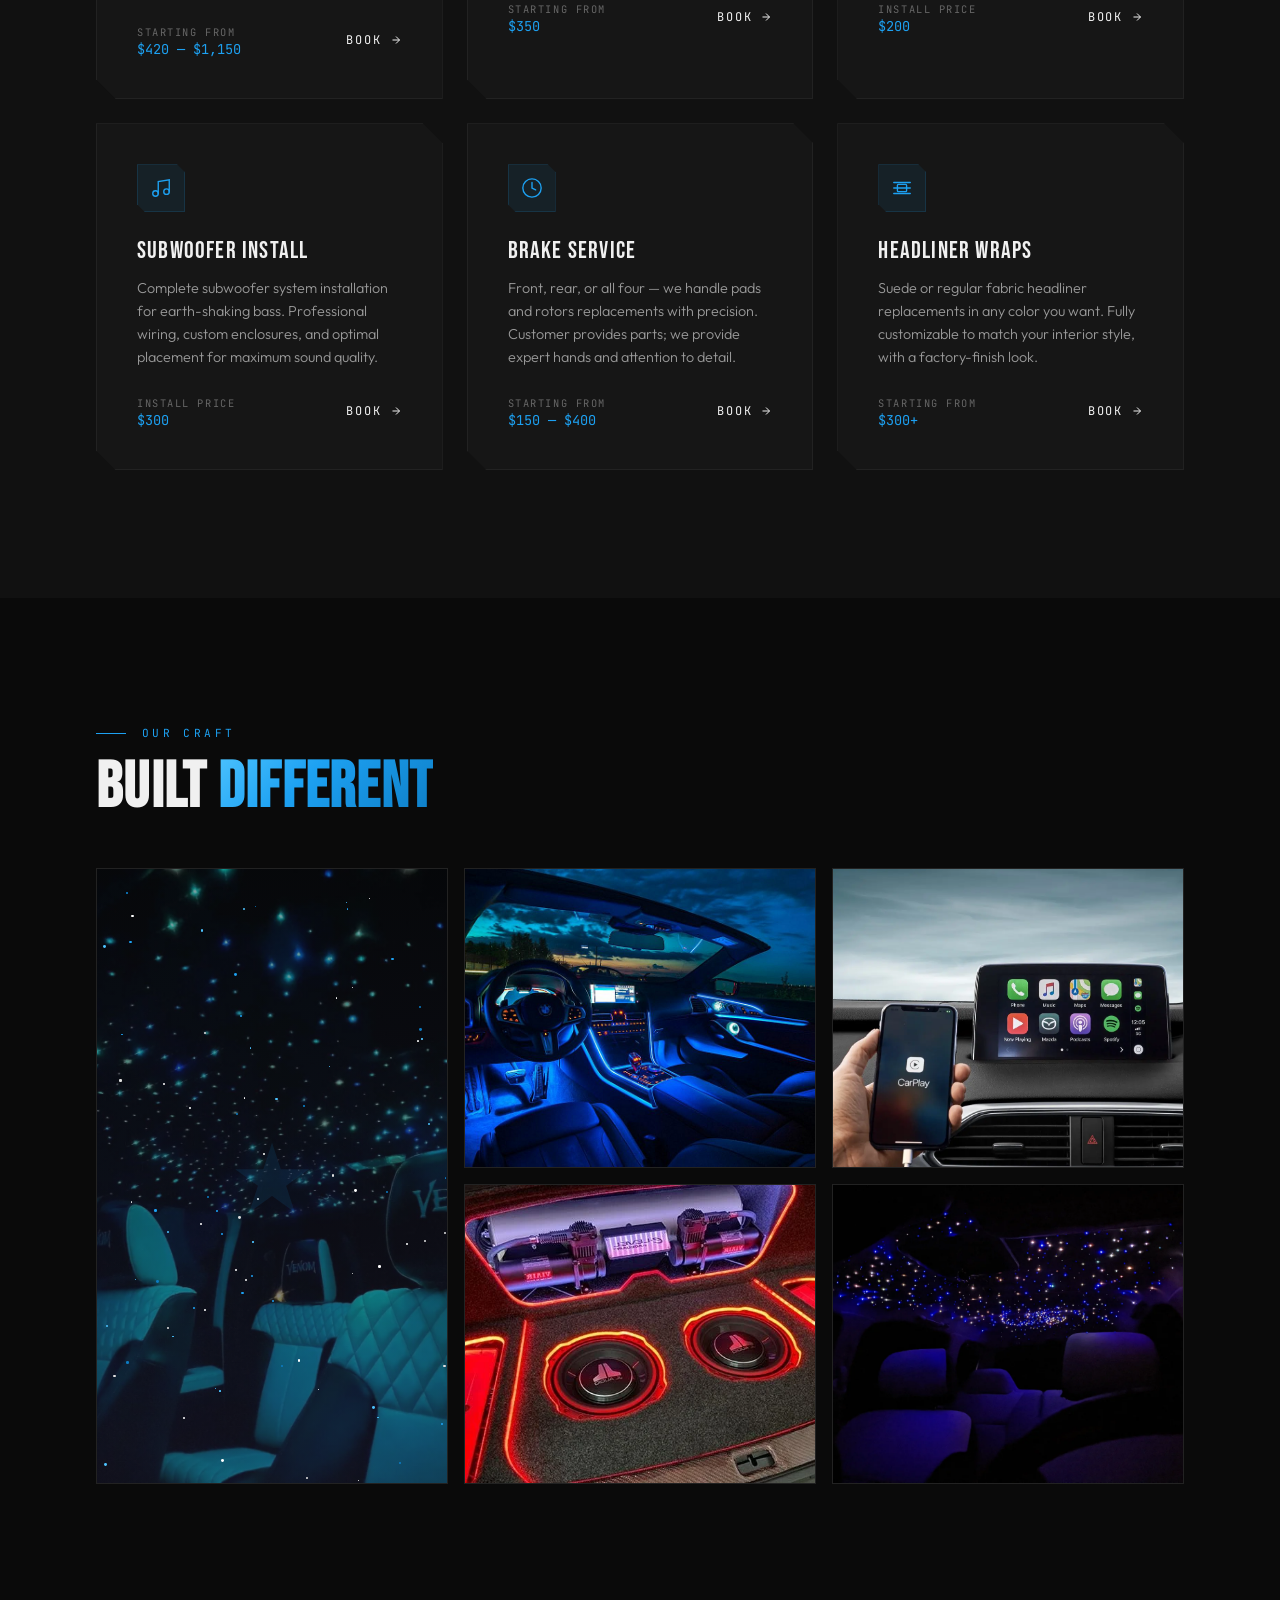
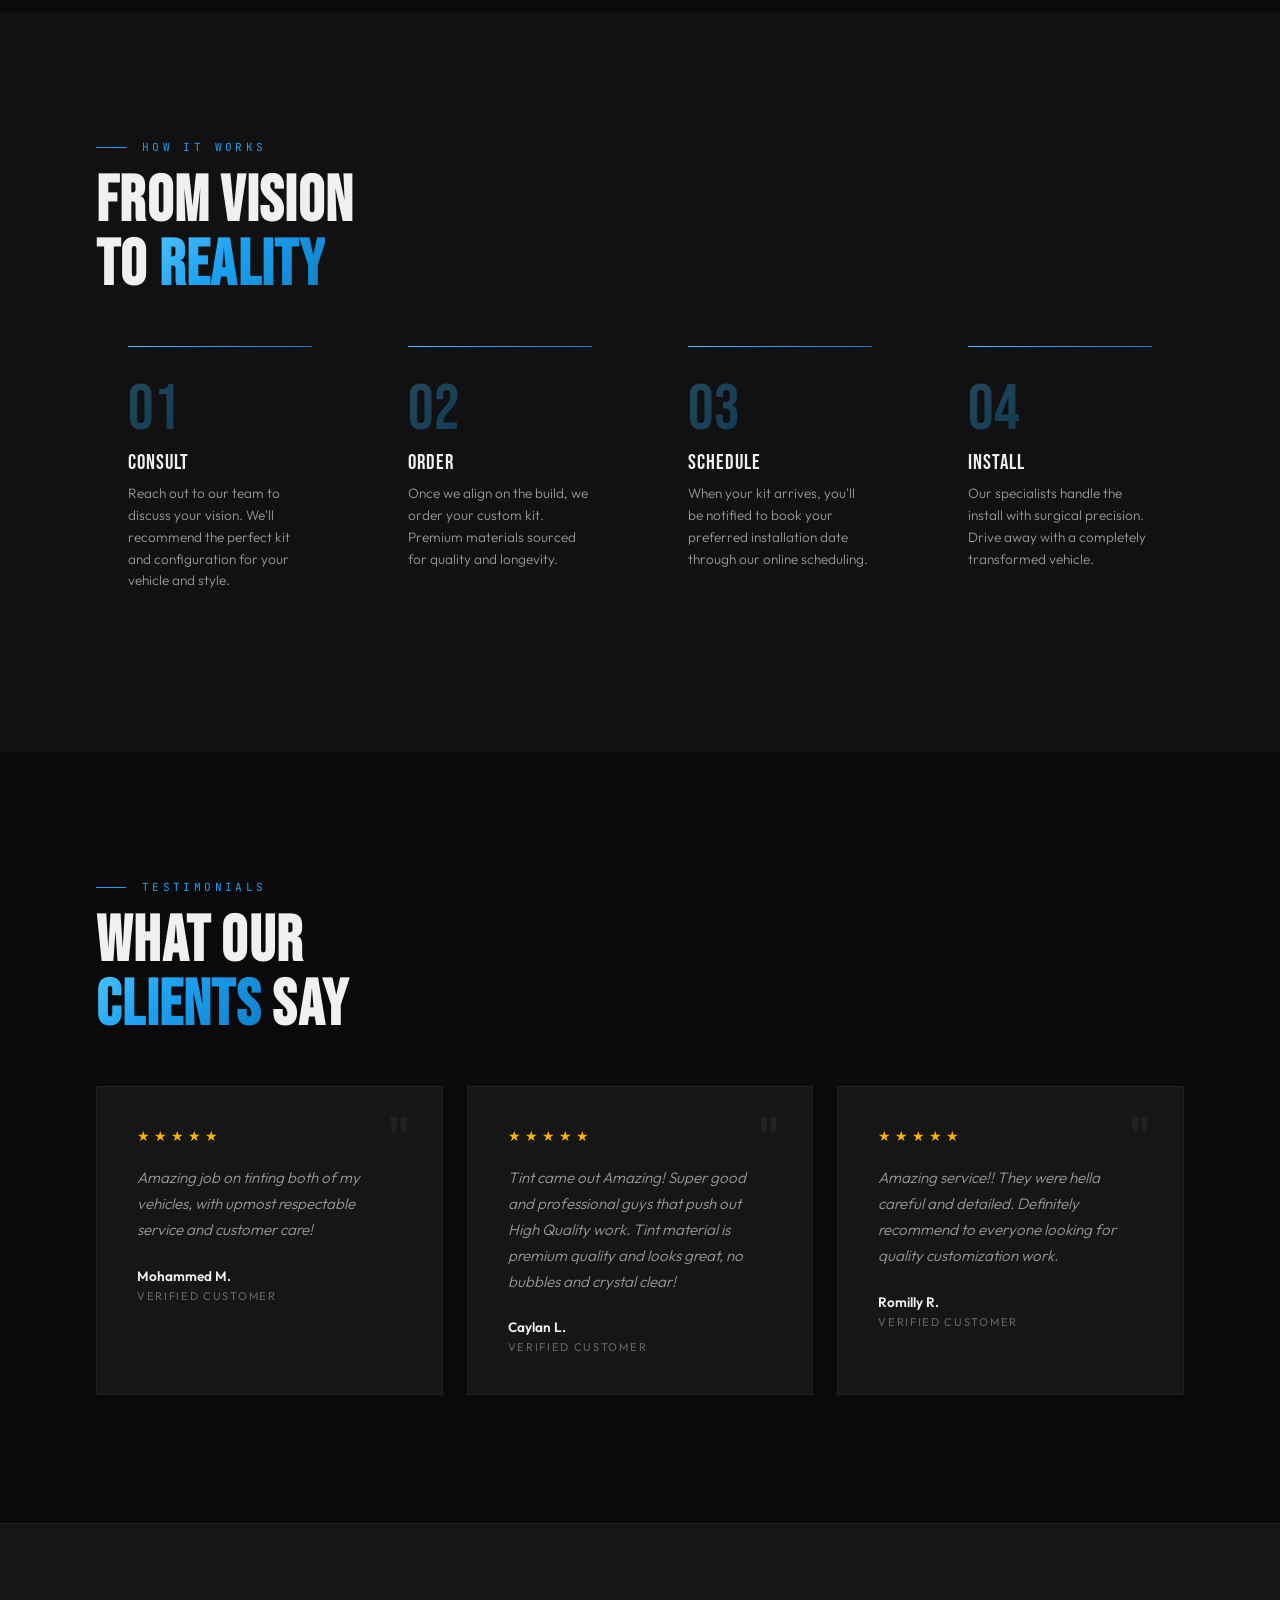
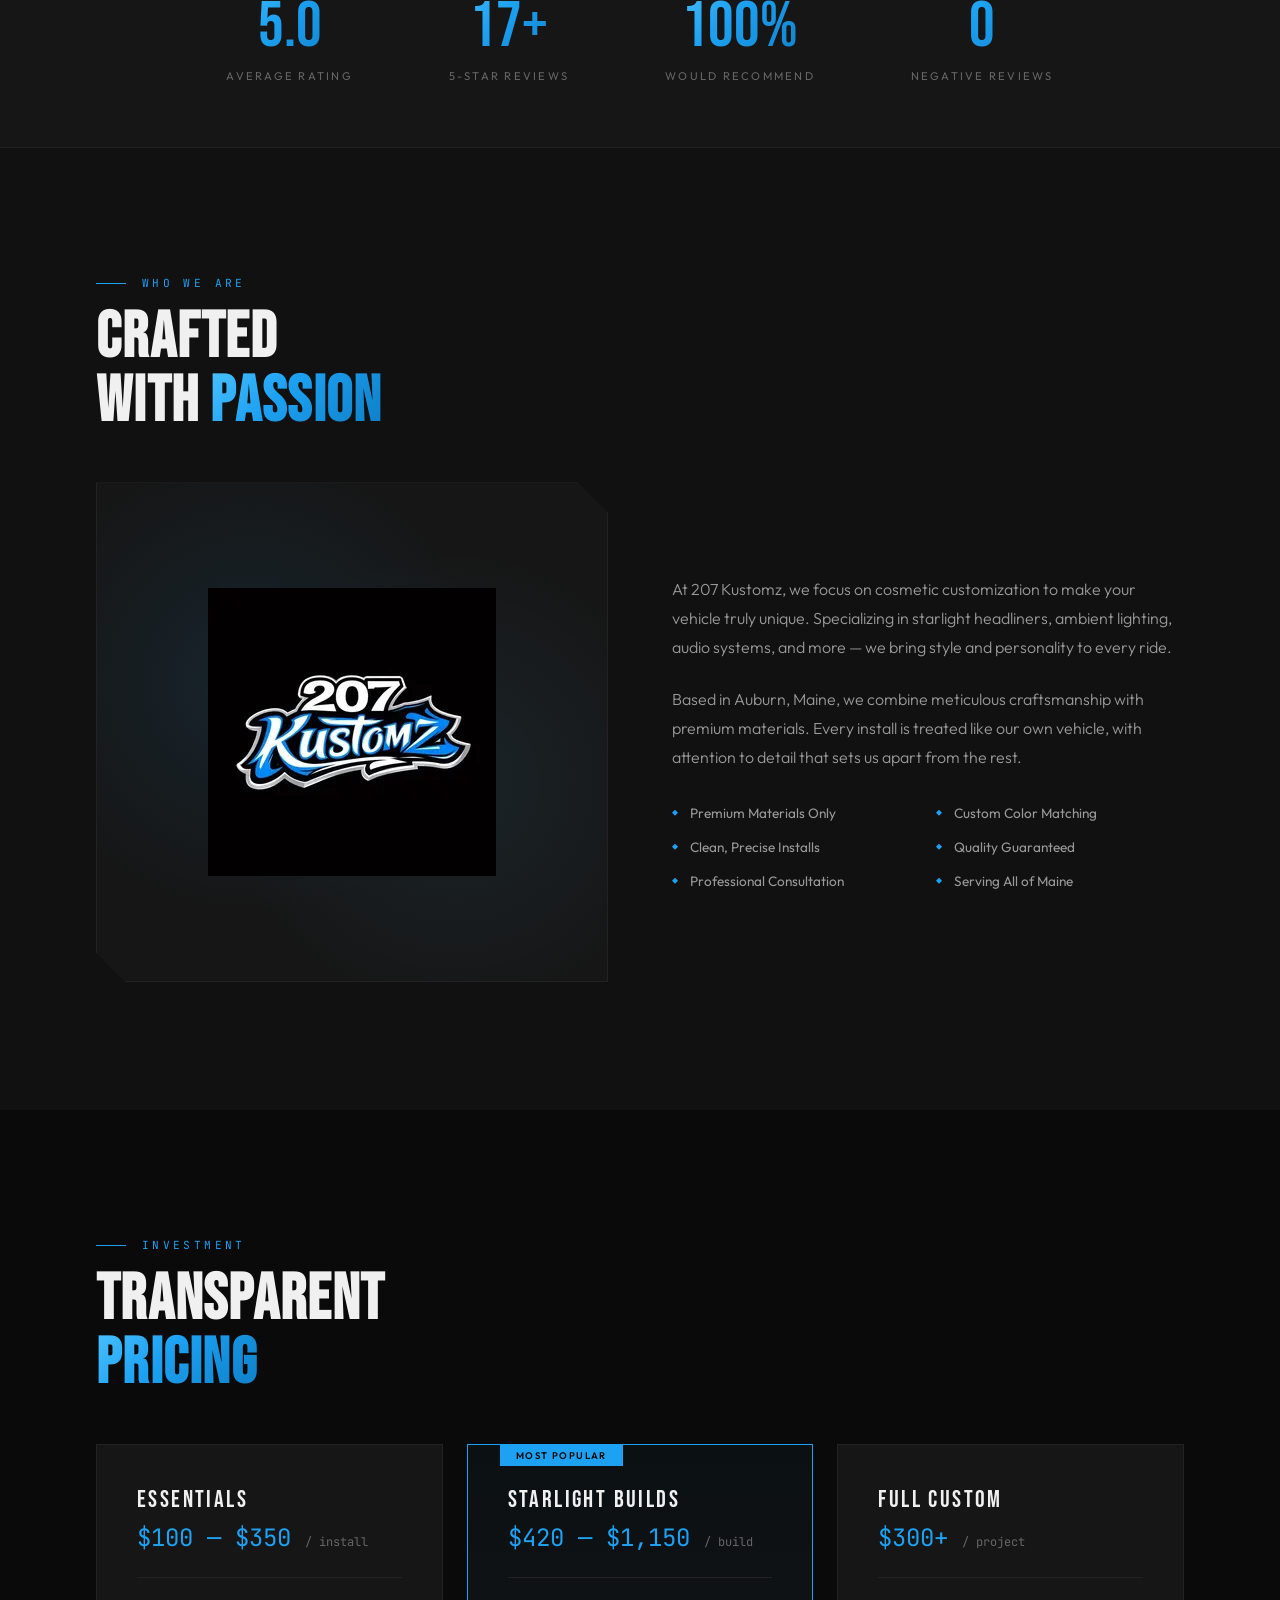
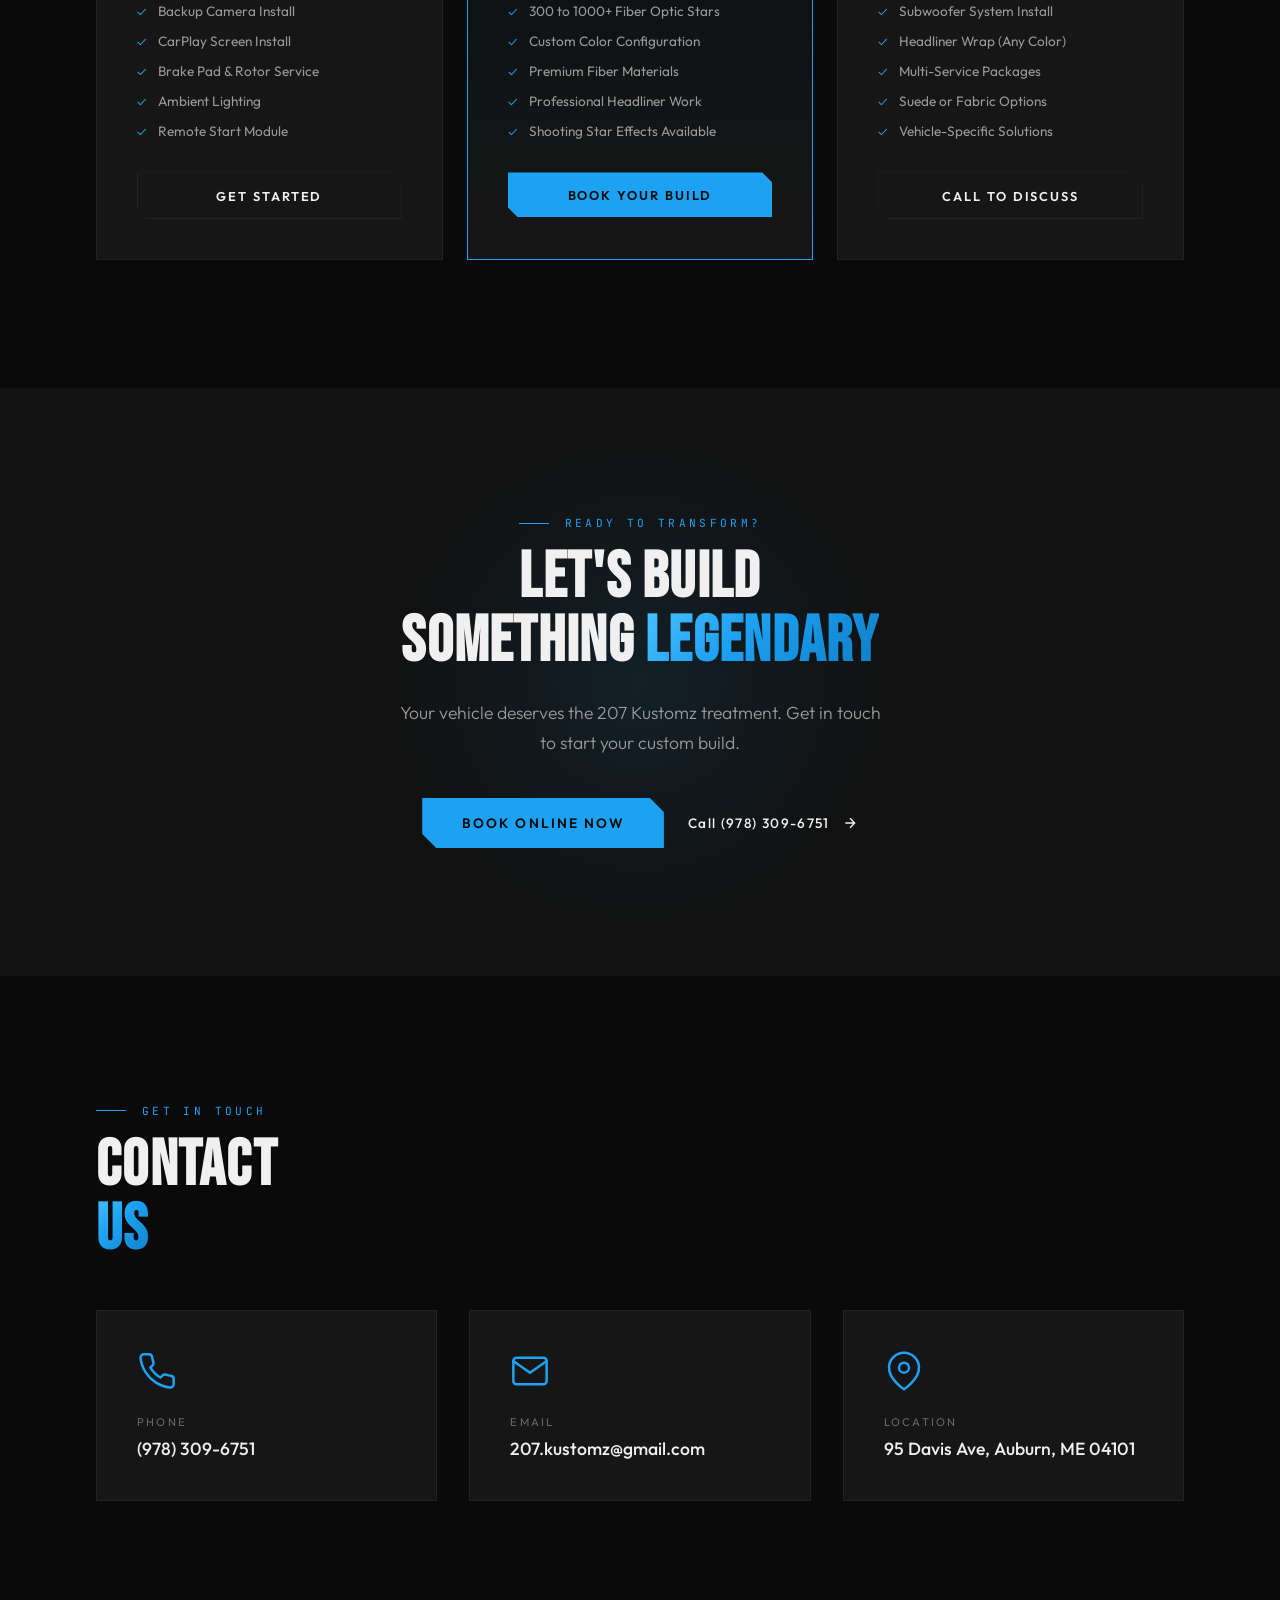
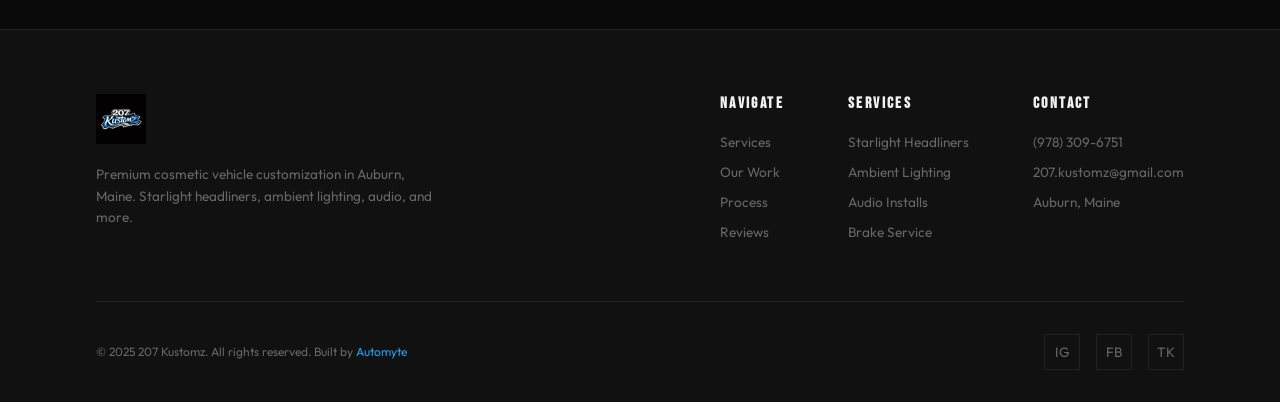
<file: 207kustomz.html>
<!DOCTYPE html>
<html lang="en">

<head>
  <meta charset="UTF-8">
  <meta name="viewport" content="width=device-width, initial-scale=1.0">
  <title>207 KUSTOMZ — Premium Vehicle Customization | Auburn, Maine</title>
  <link rel="preconnect" href="https://fonts.googleapis.com">
  <link
    href="https://fonts.googleapis.com/css2?family=Bebas+Neue&family=Outfit:wght@300;400;500;600&family=JetBrains+Mono:wght@400;500&display=swap"
    rel="stylesheet">
  <style>
    :root {
      --black: #0a0a0a;
      --dark: #111111;
      --card: #161616;
      --border: #222222;
      --muted: #666666;
      --light: #999999;
      --white: #f0f0f0;
      --accent: #1da1f2;
      --accent-bright: #4dc3ff;
      --accent-dim: #0d7cc4;
      --chrome: #c0c0c0;
      --amber: #ffb300;
      --red: #ff3d3d;
      --gradient: linear-gradient(135deg, #4dc3ff 0%, #1da1f2 40%, #0d7cc4 100%);
      --gradient-chrome: linear-gradient(135deg, #e8e8e8, #c0c0c0, #888);
      --glass: rgba(255, 255, 255, 0.04);
      --glass-border: rgba(255, 255, 255, 0.08);
    }

    * {
      margin: 0;
      padding: 0;
      box-sizing: border-box;
    }

    html {
      scroll-behavior: smooth;
      scrollbar-width: thin;
      scrollbar-color: var(--accent) var(--dark);
    }

    body {
      font-family: 'Outfit', sans-serif;
      background: var(--black);
      color: var(--white);
      overflow-x: hidden;
      -webkit-font-smoothing: antialiased;
    }

    /* ========== CUSTOM CURSOR ========== */
    .cursor-glow {
      position: fixed;
      width: 400px;
      height: 400px;
      border-radius: 50%;
      background: radial-gradient(circle, rgba(29, 161, 242, 0.06) 0%, transparent 70%);
      pointer-events: none;
      z-index: 9999;
      transform: translate(-50%, -50%);
      transition: opacity 0.3s;
    }

    /* ========== NAVBAR ========== */
    nav {
      position: fixed;
      top: 0;
      left: 0;
      right: 0;
      z-index: 1000;
      padding: 1.5rem 3rem;
      display: flex;
      align-items: center;
      justify-content: space-between;
      transition: all 0.4s ease;
      background: transparent;
    }

    nav.scrolled {
      background: rgba(10, 10, 10, 0.92);
      backdrop-filter: blur(20px);
      -webkit-backdrop-filter: blur(20px);
      border-bottom: 1px solid var(--glass-border);
      padding: 1rem 3rem;
    }

    .nav-logo {
      display: flex;
      align-items: center;
      text-decoration: none;
    }

    .nav-logo img {
      height: 44px;
      width: auto;
      transition: opacity 0.3s;
    }

    .nav-logo img:hover {
      opacity: 0.85;
    }

    .nav-links {
      display: flex;
      gap: 2.5rem;
      list-style: none;
    }

    .nav-links a {
      color: var(--light);
      text-decoration: none;
      font-size: 0.85rem;
      font-weight: 500;
      letter-spacing: 0.15em;
      text-transform: uppercase;
      position: relative;
      transition: color 0.3s;
    }

    .nav-links a::after {
      content: '';
      position: absolute;
      bottom: -4px;
      left: 0;
      width: 0;
      height: 1px;
      background: var(--accent);
      transition: width 0.3s;
    }

    .nav-links a:hover {
      color: var(--white);
    }

    .nav-links a:hover::after {
      width: 100%;
    }

    .nav-cta {
      background: var(--accent);
      color: var(--black);
      padding: 0.7rem 2rem;
      border-radius: 0;
      text-decoration: none;
      font-weight: 600;
      font-size: 0.8rem;
      letter-spacing: 0.15em;
      text-transform: uppercase;
      transition: all 0.3s;
      clip-path: polygon(0 0, calc(100% - 12px) 0, 100% 12px, 100% 100%, 12px 100%, 0 calc(100% - 12px));
    }

    .nav-cta:hover {
      background: var(--white);
      transform: translateY(-2px);
      box-shadow: 0 8px 30px rgba(29, 161, 242, 0.3);
    }

    /* Mobile menu */
    .hamburger {
      display: none;
      flex-direction: column;
      gap: 5px;
      cursor: pointer;
      z-index: 1001;
    }

    .hamburger span {
      width: 24px;
      height: 2px;
      background: var(--white);
      transition: all 0.3s;
    }

    /* ========== HERO ========== */
    .hero {
      height: 100vh;
      min-height: 700px;
      position: relative;
      display: flex;
      align-items: center;
      overflow: hidden;
    }

    .hero-bg {
      position: absolute;
      inset: 0;
      background:
        radial-gradient(ellipse at 20% 50%, rgba(29, 161, 242, 0.1) 0%, transparent 50%),
        radial-gradient(ellipse at 80% 30%, rgba(77, 195, 255, 0.06) 0%, transparent 50%),
        radial-gradient(ellipse at 50% 80%, rgba(13, 124, 196, 0.06) 0%, transparent 50%);
    }

    .hero-grid {
      position: absolute;
      inset: 0;
      background-image:
        linear-gradient(rgba(255, 255, 255, 0.02) 1px, transparent 1px),
        linear-gradient(90deg, rgba(255, 255, 255, 0.02) 1px, transparent 1px);
      background-size: 60px 60px;
      mask-image: radial-gradient(ellipse at center, black 20%, transparent 70%);
      -webkit-mask-image: radial-gradient(ellipse at center, black 20%, transparent 70%);
    }

    .hero-particles {
      position: absolute;
      inset: 0;
    }

    .particle {
      position: absolute;
      width: 2px;
      height: 2px;
      background: var(--accent);
      border-radius: 50%;
      opacity: 0;
      animation: float 6s ease-in-out infinite;
    }

    @keyframes float {

      0%,
      100% {
        opacity: 0;
        transform: translateY(0) scale(0);
      }

      50% {
        opacity: 0.6;
        transform: translateY(-100px) scale(1);
      }
    }

    .hero-content {
      position: relative;
      z-index: 2;
      padding: 0 6rem;
      max-width: 900px;
    }

    .hero-tag {
      font-family: 'JetBrains Mono', monospace;
      font-size: 0.75rem;
      color: var(--accent);
      letter-spacing: 0.3em;
      text-transform: uppercase;
      margin-bottom: 1.5rem;
      display: flex;
      align-items: center;
      gap: 1rem;
      opacity: 0;
      animation: slideUp 0.8s ease forwards 0.2s;
    }

    .hero-tag::before {
      content: '';
      width: 30px;
      height: 1px;
      background: var(--accent);
    }

    .hero-title {
      font-family: 'Bebas Neue', sans-serif;
      font-size: clamp(3.5rem, 8vw, 8rem);
      line-height: 0.95;
      letter-spacing: 0.02em;
      margin-bottom: 1.5rem;
      opacity: 0;
      animation: slideUp 0.8s ease forwards 0.4s;
    }

    .hero-title .outline {
      -webkit-text-stroke: 1.5px var(--white);
      -webkit-text-fill-color: transparent;
    }

    .hero-title .gradient {
      background: var(--gradient);
      -webkit-background-clip: text;
      -webkit-text-fill-color: transparent;
      background-clip: text;
    }

    .hero-desc {
      font-size: 1.1rem;
      color: var(--light);
      line-height: 1.7;
      max-width: 500px;
      margin-bottom: 2.5rem;
      font-weight: 300;
      opacity: 0;
      animation: slideUp 0.8s ease forwards 0.6s;
    }

    .hero-actions {
      display: flex;
      gap: 1.5rem;
      align-items: center;
      opacity: 0;
      animation: slideUp 0.8s ease forwards 0.8s;
    }

    .btn-primary {
      background: var(--accent);
      color: var(--black);
      padding: 1rem 2.5rem;
      text-decoration: none;
      font-weight: 600;
      font-size: 0.85rem;
      letter-spacing: 0.15em;
      text-transform: uppercase;
      transition: all 0.3s;
      clip-path: polygon(0 0, calc(100% - 14px) 0, 100% 14px, 100% 100%, 14px 100%, 0 calc(100% - 14px));
      display: inline-block;
    }

    .btn-primary:hover {
      background: var(--white);
      transform: translateY(-2px);
      box-shadow: 0 10px 40px rgba(29, 161, 242, 0.25);
    }

    .btn-ghost {
      color: var(--white);
      text-decoration: none;
      font-size: 0.85rem;
      font-weight: 500;
      letter-spacing: 0.1em;
      display: flex;
      align-items: center;
      gap: 0.75rem;
      transition: color 0.3s;
    }

    .btn-ghost:hover {
      color: var(--accent);
    }

    .btn-ghost svg {
      transition: transform 0.3s;
    }

    .btn-ghost:hover svg {
      transform: translateX(4px);
    }

    /* Hero side stats */
    .hero-stats {
      position: absolute;
      right: 4rem;
      top: 50%;
      transform: translateY(-50%);
      display: flex;
      flex-direction: column;
      gap: 3rem;
      z-index: 2;
      opacity: 0;
      animation: slideUp 0.8s ease forwards 1s;
    }

    .hero-stat {
      text-align: center;
    }

    .hero-stat-num {
      font-family: 'Bebas Neue', sans-serif;
      font-size: 2.5rem;
      background: var(--gradient);
      -webkit-background-clip: text;
      -webkit-text-fill-color: transparent;
      background-clip: text;
    }

    .hero-stat-label {
      font-size: 0.65rem;
      color: var(--muted);
      letter-spacing: 0.2em;
      text-transform: uppercase;
      margin-top: 0.25rem;
    }

    /* Scroll indicator */
    .scroll-indicator {
      position: absolute;
      bottom: 3rem;
      left: 50%;
      transform: translateX(-50%);
      display: flex;
      flex-direction: column;
      align-items: center;
      gap: 0.5rem;
      z-index: 2;
      opacity: 0;
      animation: slideUp 0.8s ease forwards 1.2s;
    }

    .scroll-indicator span {
      font-size: 0.65rem;
      color: var(--muted);
      letter-spacing: 0.3em;
      text-transform: uppercase;
    }

    .scroll-line {
      width: 1px;
      height: 40px;
      background: var(--border);
      position: relative;
      overflow: hidden;
    }

    .scroll-line::after {
      content: '';
      position: absolute;
      top: -100%;
      left: 0;
      width: 100%;
      height: 100%;
      background: var(--accent);
      animation: scrollDown 2s ease-in-out infinite;
    }

    @keyframes scrollDown {
      0% {
        top: -100%;
      }

      50% {
        top: 100%;
      }

      100% {
        top: 100%;
      }
    }

    @keyframes slideUp {
      from {
        opacity: 0;
        transform: translateY(30px);
      }

      to {
        opacity: 1;
        transform: translateY(0);
      }
    }

    /* ========== SECTION UTILITY ========== */
    section {
      padding: 8rem 6rem;
      position: relative;
    }

    .section-tag {
      font-family: 'JetBrains Mono', monospace;
      font-size: 0.7rem;
      color: var(--accent);
      letter-spacing: 0.3em;
      text-transform: uppercase;
      margin-bottom: 1rem;
      display: flex;
      align-items: center;
      gap: 1rem;
    }

    .section-tag::before {
      content: '';
      width: 30px;
      height: 1px;
      background: var(--accent);
    }

    .section-title {
      font-family: 'Bebas Neue', sans-serif;
      font-size: clamp(2.5rem, 5vw, 4.5rem);
      letter-spacing: 0.02em;
      line-height: 1;
      margin-bottom: 1.5rem;
    }

    /* ========== MARQUEE ========== */
    .marquee-section {
      padding: 2rem 0;
      border-top: 1px solid var(--border);
      border-bottom: 1px solid var(--border);
      overflow: hidden;
    }

    .marquee-track {
      display: flex;
      gap: 3rem;
      animation: marquee 20s linear infinite;
      width: max-content;
    }

    .marquee-item {
      font-family: 'Bebas Neue', sans-serif;
      font-size: 1.5rem;
      letter-spacing: 0.2em;
      color: var(--muted);
      white-space: nowrap;
      display: flex;
      align-items: center;
      gap: 3rem;
    }

    .marquee-item::after {
      content: '◆';
      font-size: 0.5rem;
      color: var(--accent);
    }

    @keyframes marquee {
      to {
        transform: translateX(-50%);
      }
    }

    /* ========== SERVICES ========== */
    #services {
      background: var(--dark);
    }

    .services-grid {
      display: grid;
      grid-template-columns: repeat(auto-fill, minmax(340px, 1fr));
      gap: 1.5rem;
      margin-top: 3rem;
    }

    .service-card {
      background: var(--card);
      border: 1px solid var(--border);
      padding: 2.5rem;
      position: relative;
      overflow: hidden;
      transition: all 0.4s ease;
      clip-path: polygon(0 0, calc(100% - 20px) 0, 100% 20px, 100% 100%, 20px 100%, 0 calc(100% - 20px));
    }

    .service-card::before {
      content: '';
      position: absolute;
      top: 0;
      left: 0;
      width: 100%;
      height: 2px;
      background: var(--gradient);
      transform: scaleX(0);
      transform-origin: left;
      transition: transform 0.4s ease;
    }

    .service-card:hover::before {
      transform: scaleX(1);
    }

    .service-card:hover {
      transform: translateY(-4px);
      border-color: rgba(29, 161, 242, 0.2);
      box-shadow: 0 20px 60px rgba(0, 0, 0, 0.3);
    }

    .service-icon {
      width: 48px;
      height: 48px;
      background: rgba(29, 161, 242, 0.08);
      border: 1px solid rgba(29, 161, 242, 0.15);
      display: flex;
      align-items: center;
      justify-content: center;
      margin-bottom: 1.5rem;
      clip-path: polygon(0 0, calc(100% - 8px) 0, 100% 8px, 100% 100%, 8px 100%, 0 calc(100% - 8px));
    }

    .service-icon svg {
      width: 22px;
      height: 22px;
      stroke: var(--accent);
    }

    .service-name {
      font-family: 'Bebas Neue', sans-serif;
      font-size: 1.5rem;
      letter-spacing: 0.05em;
      margin-bottom: 0.75rem;
    }

    .service-desc {
      font-size: 0.9rem;
      color: var(--light);
      line-height: 1.6;
      margin-bottom: 1.5rem;
      font-weight: 300;
    }

    .service-price {
      font-family: 'JetBrains Mono', monospace;
      font-size: 0.85rem;
      color: var(--accent);
      display: flex;
      align-items: center;
      justify-content: space-between;
    }

    .service-price .from {
      font-size: 0.65rem;
      color: var(--muted);
      text-transform: uppercase;
      letter-spacing: 0.15em;
    }

    .service-book {
      color: var(--white);
      font-size: 0.75rem;
      letter-spacing: 0.15em;
      text-transform: uppercase;
      text-decoration: none;
      display: flex;
      align-items: center;
      gap: 0.5rem;
      transition: color 0.3s;
    }

    .service-book:hover {
      color: var(--accent);
    }

    /* ========== GALLERY / SHOWCASE ========== */
    #work {
      background: var(--black);
    }

    .gallery-grid {
      display: grid;
      grid-template-columns: repeat(3, 1fr);
      grid-template-rows: repeat(2, 300px);
      gap: 1rem;
      margin-top: 3rem;
    }

    .gallery-item {
      position: relative;
      overflow: hidden;
      background: var(--card);
      border: 1px solid var(--border);
      cursor: pointer;
    }

    .gallery-item:first-child {
      grid-row: 1 / 3;
    }

    .gallery-item-bg {
      position: absolute;
      inset: 0;
      background-size: cover;
      background-position: center;
      transition: transform 0.6s ease;
    }

    .gallery-item:hover .gallery-item-bg {
      transform: scale(1.08);
    }

    .gallery-overlay {
      position: absolute;
      inset: 0;
      background: linear-gradient(to top, rgba(10, 10, 10, 0.9) 0%, transparent 60%);
      display: flex;
      flex-direction: column;
      justify-content: flex-end;
      padding: 2rem;
      opacity: 0;
      transition: opacity 0.4s;
    }

    .gallery-item:hover .gallery-overlay {
      opacity: 1;
    }

    .gallery-label {
      font-family: 'Bebas Neue', sans-serif;
      font-size: 1.4rem;
      letter-spacing: 0.05em;
    }

    .gallery-sub {
      font-size: 0.75rem;
      color: var(--accent);
      letter-spacing: 0.15em;
      text-transform: uppercase;
      margin-top: 0.25rem;
    }

    /* Simulated gallery visuals */
    .gallery-item:nth-child(1) .gallery-item-bg {
      background: linear-gradient(rgba(13, 17, 23, 0.4), rgba(26, 26, 46, 0.6)), url('assets/images/gallery/starlight-1.png');
      background-size: cover;
      background-position: center;
      display: flex;
      align-items: center;
      justify-content: center;
    }

    .gallery-item:nth-child(1)::after {
      content: '★';
      position: absolute;
      inset: 0;
      display: flex;
      align-items: center;
      justify-content: center;
      font-size: 6rem;
      opacity: 0.1;
      color: var(--accent);
      animation: twinkle 3s ease-in-out infinite;
    }

    @keyframes twinkle {

      0%,
      100% {
        opacity: 0.05;
      }

      50% {
        opacity: 0.15;
      }
    }

    .gallery-item:nth-child(2) .gallery-item-bg {
      background: url('assets/images/gallery/ambient-1.png') center/cover;
    }

    .gallery-item:nth-child(3) .gallery-item-bg {
      background: url('assets/images/gallery/carplay-1.png') center/cover;
    }

    .gallery-item:nth-child(4) .gallery-item-bg {
      background: url('assets/images/gallery/audo-1.png') center/cover;
    }

    .gallery-item:nth-child(5) .gallery-item-bg {
      background: url('assets/images/gallery/headliner-1.png') center/cover;
    }

    /* Starlight animation for gallery */
    .starlight-demo {
      position: absolute;
      inset: 0;
      overflow: hidden;
    }

    .star {
      position: absolute;
      width: 2px;
      height: 2px;
      background: white;
      border-radius: 50%;
      animation: starTwinkle 2s ease-in-out infinite;
    }

    @keyframes starTwinkle {

      0%,
      100% {
        opacity: 0.2;
        transform: scale(0.5);
      }

      50% {
        opacity: 1;
        transform: scale(1.5);
      }
    }

    /* ========== PROCESS ========== */
    #process {
      background: var(--dark);
    }

    .process-steps {
      display: grid;
      grid-template-columns: repeat(4, 1fr);
      gap: 2rem;
      margin-top: 3rem;
    }

    .process-step {
      position: relative;
      padding: 2rem;
    }

    .process-step::before {
      content: '';
      position: absolute;
      top: 0;
      left: 2rem;
      right: 2rem;
      height: 1px;
      background: var(--gradient);
    }

    .step-num {
      font-family: 'Bebas Neue', sans-serif;
      font-size: 4rem;
      background: var(--gradient);
      -webkit-background-clip: text;
      -webkit-text-fill-color: transparent;
      background-clip: text;
      opacity: 0.3;
      line-height: 1;
    }

    .step-title {
      font-family: 'Bebas Neue', sans-serif;
      font-size: 1.3rem;
      letter-spacing: 0.05em;
      margin: 0.5rem 0;
    }

    .step-desc {
      font-size: 0.85rem;
      color: var(--light);
      line-height: 1.6;
      font-weight: 300;
    }

    /* ========== REVIEWS ========== */
    #reviews {
      background: var(--black);
    }

    .reviews-grid {
      display: grid;
      grid-template-columns: repeat(3, 1fr);
      gap: 1.5rem;
      margin-top: 3rem;
    }

    .review-card {
      background: var(--card);
      border: 1px solid var(--border);
      padding: 2.5rem;
      position: relative;
      transition: all 0.3s;
    }

    .review-card:hover {
      border-color: rgba(29, 161, 242, 0.15);
      transform: translateY(-2px);
    }

    .review-stars {
      display: flex;
      gap: 0.25rem;
      margin-bottom: 1.25rem;
    }

    .review-stars span {
      color: var(--amber);
      font-size: 0.85rem;
    }

    .review-text {
      font-size: 0.95rem;
      color: var(--light);
      line-height: 1.7;
      font-weight: 300;
      font-style: italic;
      margin-bottom: 1.5rem;
    }

    .review-author {
      font-weight: 600;
      font-size: 0.85rem;
    }

    .review-source {
      font-size: 0.7rem;
      color: var(--muted);
      text-transform: uppercase;
      letter-spacing: 0.15em;
      margin-top: 0.25rem;
    }

    .review-quote {
      position: absolute;
      top: 1.5rem;
      right: 2rem;
      font-family: 'Bebas Neue', sans-serif;
      font-size: 4rem;
      color: var(--border);
      line-height: 1;
    }

    /* ========== RATING BANNER ========== */
    .rating-banner {
      background: var(--card);
      border-top: 1px solid var(--border);
      border-bottom: 1px solid var(--border);
      padding: 4rem 6rem;
      display: flex;
      align-items: center;
      justify-content: center;
      gap: 6rem;
    }

    .rating-block {
      text-align: center;
    }

    .rating-big {
      font-family: 'Bebas Neue', sans-serif;
      font-size: 4rem;
      background: var(--gradient);
      -webkit-background-clip: text;
      -webkit-text-fill-color: transparent;
      background-clip: text;
    }

    .rating-label {
      font-size: 0.7rem;
      color: var(--muted);
      letter-spacing: 0.2em;
      text-transform: uppercase;
      margin-top: 0.25rem;
    }

    /* ========== ABOUT ========== */
    #about {
      background: var(--dark);
    }

    .about-grid {
      display: grid;
      grid-template-columns: 1fr 1fr;
      gap: 4rem;
      margin-top: 3rem;
      align-items: center;
    }

    .about-visual {
      position: relative;
      height: 500px;
      background: var(--card);
      border: 1px solid var(--border);
      overflow: hidden;
      clip-path: polygon(0 0, calc(100% - 30px) 0, 100% 30px, 100% 100%, 30px 100%, 0 calc(100% - 30px));
    }

    .about-visual-inner {
      position: absolute;
      inset: 0;
      background:
        radial-gradient(circle at 30% 40%, rgba(29, 161, 242, 0.1) 0%, transparent 50%),
        radial-gradient(circle at 70% 60%, rgba(77, 195, 255, 0.08) 0%, transparent 50%),
        var(--card);
      display: flex;
      align-items: center;
      justify-content: center;
    }

    .about-logo-big {
      font-family: 'Bebas Neue', sans-serif;
      font-size: 6rem;
      letter-spacing: 0.2em;
      opacity: 0.06;
      position: absolute;
    }

    .about-badge {
      width: 160px;
      height: 160px;
      border: 2px solid rgba(29, 161, 242, 0.2);
      border-radius: 50%;
      display: flex;
      flex-direction: column;
      align-items: center;
      justify-content: center;
      background: rgba(29, 161, 242, 0.03);
    }

    .about-badge-num {
      font-family: 'Bebas Neue', sans-serif;
      font-size: 3.5rem;
      background: var(--gradient);
      -webkit-background-clip: text;
      -webkit-text-fill-color: transparent;
      background-clip: text;
      line-height: 1;
    }

    .about-badge-label {
      font-size: 0.6rem;
      color: var(--light);
      letter-spacing: 0.2em;
      text-transform: uppercase;
    }

    .about-text p {
      font-size: 1rem;
      color: var(--light);
      line-height: 1.8;
      font-weight: 300;
      margin-bottom: 1.5rem;
    }

    .about-features {
      display: grid;
      grid-template-columns: 1fr 1fr;
      gap: 1rem;
      margin-top: 2rem;
    }

    .about-feature {
      display: flex;
      align-items: center;
      gap: 0.75rem;
      font-size: 0.85rem;
      color: var(--light);
    }

    .about-feature .dot {
      width: 6px;
      height: 6px;
      background: var(--accent);
      clip-path: polygon(50% 0%, 100% 50%, 50% 100%, 0% 50%);
      flex-shrink: 0;
    }

    /* ========== PRICING ========== */
    #pricing {
      background: var(--black);
    }

    .pricing-grid {
      display: grid;
      grid-template-columns: repeat(3, 1fr);
      gap: 1.5rem;
      margin-top: 3rem;
    }

    .pricing-card {
      background: var(--card);
      border: 1px solid var(--border);
      padding: 2.5rem;
      position: relative;
      transition: all 0.4s;
    }

    .pricing-card.featured {
      border-color: var(--accent);
      background: linear-gradient(to bottom, rgba(29, 161, 242, 0.04), var(--card));
    }

    .pricing-card.featured::before {
      content: 'MOST POPULAR';
      position: absolute;
      top: -1px;
      left: 2rem;
      background: var(--accent);
      color: var(--black);
      padding: 0.3rem 1rem;
      font-size: 0.6rem;
      font-weight: 600;
      letter-spacing: 0.15em;
    }

    .pricing-card:hover {
      transform: translateY(-4px);
      box-shadow: 0 20px 60px rgba(0, 0, 0, 0.4);
    }

    .pricing-name {
      font-family: 'Bebas Neue', sans-serif;
      font-size: 1.5rem;
      letter-spacing: 0.1em;
      margin-bottom: 0.5rem;
    }

    .pricing-range {
      font-family: 'JetBrains Mono', monospace;
      font-size: 1.5rem;
      color: var(--accent);
      margin-bottom: 1.5rem;
    }

    .pricing-range .unit {
      font-size: 0.75rem;
      color: var(--muted);
    }

    .pricing-divider {
      height: 1px;
      background: var(--border);
      margin: 1.5rem 0;
    }

    .pricing-features {
      list-style: none;
      display: flex;
      flex-direction: column;
      gap: 0.75rem;
      margin-bottom: 2rem;
    }

    .pricing-features li {
      font-size: 0.85rem;
      color: var(--light);
      display: flex;
      align-items: center;
      gap: 0.75rem;
    }

    .pricing-features li::before {
      content: '✓';
      color: var(--accent);
      font-size: 0.75rem;
    }

    .pricing-btn {
      display: block;
      text-align: center;
      padding: 0.9rem;
      text-decoration: none;
      font-size: 0.8rem;
      font-weight: 600;
      letter-spacing: 0.15em;
      text-transform: uppercase;
      transition: all 0.3s;
      clip-path: polygon(0 0, calc(100% - 10px) 0, 100% 10px, 100% 100%, 10px 100%, 0 calc(100% - 10px));
    }

    .pricing-btn.primary {
      background: var(--accent);
      color: var(--black);
    }

    .pricing-btn.primary:hover {
      background: var(--white);
    }

    .pricing-btn.outline {
      background: transparent;
      color: var(--white);
      border: 1px solid var(--border);
    }

    .pricing-btn.outline:hover {
      border-color: var(--accent);
      color: var(--accent);
    }

    /* ========== CTA SECTION ========== */
    .cta-section {
      padding: 8rem 6rem;
      text-align: center;
      position: relative;
      overflow: hidden;
      background: var(--dark);
    }

    .cta-glow {
      position: absolute;
      width: 600px;
      height: 600px;
      border-radius: 50%;
      top: 50%;
      left: 50%;
      transform: translate(-50%, -50%);
      background: radial-gradient(circle, rgba(29, 161, 242, 0.1) 0%, transparent 60%);
    }

    .cta-section .section-title {
      position: relative;
      z-index: 2;
    }

    .cta-section .hero-desc {
      margin: 0 auto 2.5rem;
      text-align: center;
      position: relative;
      z-index: 2;
    }

    .cta-actions {
      position: relative;
      z-index: 2;
      display: flex;
      gap: 1.5rem;
      justify-content: center;
      align-items: center;
    }

    /* ========== CONTACT INFO ========== */
    #contact {
      background: var(--black);
    }

    .contact-grid {
      display: grid;
      grid-template-columns: 1fr 1fr 1fr;
      gap: 2rem;
      margin-top: 3rem;
    }

    .contact-card {
      background: var(--card);
      border: 1px solid var(--border);
      padding: 2.5rem;
      transition: all 0.3s;
    }

    .contact-card:hover {
      border-color: rgba(29, 161, 242, 0.15);
    }

    .contact-card-icon {
      width: 40px;
      height: 40px;
      margin-bottom: 1.25rem;
      color: var(--accent);
    }

    .contact-card-label {
      font-size: 0.7rem;
      color: var(--muted);
      letter-spacing: 0.2em;
      text-transform: uppercase;
      margin-bottom: 0.5rem;
    }

    .contact-card-value {
      font-size: 1.1rem;
      font-weight: 500;
    }

    .contact-card-value a {
      color: var(--white);
      text-decoration: none;
      transition: color 0.3s;
    }

    .contact-card-value a:hover {
      color: var(--accent);
    }

    /* ========== FOOTER ========== */
    footer {
      background: var(--dark);
      border-top: 1px solid var(--border);
      padding: 4rem 6rem 2rem;
    }

    .footer-top {
      display: flex;
      justify-content: space-between;
      align-items: flex-start;
      margin-bottom: 3rem;
    }

    .footer-brand {
      max-width: 350px;
    }

    .footer-brand-name {
      font-family: 'Bebas Neue', sans-serif;
      font-size: 2rem;
      letter-spacing: 0.2em;
      margin-bottom: 1rem;
    }

    .footer-brand p {
      font-size: 0.85rem;
      color: var(--muted);
      line-height: 1.6;
    }

    .footer-links {
      display: flex;
      gap: 4rem;
    }

    .footer-col h4 {
      font-family: 'Bebas Neue', sans-serif;
      font-size: 1rem;
      letter-spacing: 0.15em;
      margin-bottom: 1.25rem;
      color: var(--white);
    }

    .footer-col a {
      display: block;
      color: var(--muted);
      text-decoration: none;
      font-size: 0.85rem;
      margin-bottom: 0.75rem;
      transition: color 0.3s;
    }

    .footer-col a:hover {
      color: var(--accent);
    }

    .footer-bottom {
      border-top: 1px solid var(--border);
      padding-top: 2rem;
      display: flex;
      justify-content: space-between;
      align-items: center;
    }

    .footer-copy {
      font-size: 0.75rem;
      color: var(--muted);
    }

    .footer-copy a {
      color: var(--accent);
      text-decoration: none;
    }

    .footer-socials {
      display: flex;
      gap: 1rem;
    }

    .footer-socials a {
      width: 36px;
      height: 36px;
      border: 1px solid var(--border);
      display: flex;
      align-items: center;
      justify-content: center;
      color: var(--muted);
      text-decoration: none;
      transition: all 0.3s;
      font-size: 0.85rem;
    }

    .footer-socials a:hover {
      border-color: var(--accent);
      color: var(--accent);
    }

    /* ========== REVEAL ANIMATIONS ========== */
    .reveal {
      opacity: 0;
      transform: translateY(40px);
      transition: all 0.8s cubic-bezier(0.16, 1, 0.3, 1);
    }

    .reveal.visible {
      opacity: 1;
      transform: translateY(0);
    }

    .reveal-delay-1 {
      transition-delay: 0.1s;
    }

    .reveal-delay-2 {
      transition-delay: 0.2s;
    }

    .reveal-delay-3 {
      transition-delay: 0.3s;
    }

    .reveal-delay-4 {
      transition-delay: 0.4s;
    }

    /* ========== RESPONSIVE ========== */
    @media (max-width: 1024px) {
      section {
        padding: 5rem 3rem;
      }

      .hero-content {
        padding: 0 3rem;
      }

      .hero-stats {
        display: none;
      }

      .services-grid {
        grid-template-columns: repeat(2, 1fr);
      }

      .gallery-grid {
        grid-template-columns: 1fr 1fr;
        grid-template-rows: auto;
      }

      .gallery-item:first-child {
        grid-row: auto;
      }

      .gallery-item {
        height: 250px;
      }

      .process-steps {
        grid-template-columns: 1fr 1fr;
      }

      .reviews-grid {
        grid-template-columns: 1fr 1fr;
      }

      .pricing-grid {
        grid-template-columns: 1fr 1fr;
      }

      .about-grid {
        grid-template-columns: 1fr;
      }

      .about-visual {
        height: 350px;
      }

      .rating-banner {
        padding: 3rem;
        gap: 3rem;
      }

      .contact-grid {
        grid-template-columns: 1fr;
      }

      footer {
        padding: 3rem;
      }

      .footer-top {
        flex-direction: column;
        gap: 2rem;
      }
    }

    @media (max-width: 768px) {
      section {
        padding: 4rem 1.5rem;
      }

      nav {
        padding: 1rem 1.5rem;
      }

      .nav-links {
        display: none;
      }

      .nav-cta {
        display: none;
      }

      .hamburger {
        display: flex;
      }

      .hero-content {
        padding: 0 1.5rem;
      }

      .services-grid {
        grid-template-columns: 1fr;
      }

      .gallery-grid {
        grid-template-columns: 1fr;
      }

      .process-steps {
        grid-template-columns: 1fr;
      }

      .reviews-grid {
        grid-template-columns: 1fr;
      }

      .pricing-grid {
        grid-template-columns: 1fr;
      }

      .about-features {
        grid-template-columns: 1fr;
      }

      .rating-banner {
        flex-direction: column;
        gap: 2rem;
        padding: 3rem 1.5rem;
      }

      .hero-actions {
        flex-direction: column;
        align-items: flex-start;
      }

      .cta-section {
        padding: 5rem 1.5rem;
      }

      .cta-actions {
        flex-direction: column;
      }

      .footer-links {
        flex-direction: column;
        gap: 2rem;
      }

      .footer-bottom {
        flex-direction: column;
        gap: 1rem;
        text-align: center;
      }

      /* Mobile menu overlay */
      .nav-links.open {
        display: flex;
        flex-direction: column;
        position: fixed;
        inset: 0;
        background: rgba(10, 10, 10, 0.98);
        backdrop-filter: blur(20px);
        justify-content: center;
        align-items: center;
        gap: 2rem;
        z-index: 999;
      }

      .nav-links.open a {
        font-size: 1.5rem;
        color: var(--white);
      }
    }
  </style>
</head>

<body>

  <!-- Cursor Glow -->
  <div class="cursor-glow" id="cursorGlow"></div>

  <!-- Favicon -->
  <link rel="icon" type="image/webp" href="assets/images/logo.webp">

  <!-- Navigation -->
  <nav id="navbar">
    <a href="#" class="nav-logo"><img src="assets/images/logo.webp" alt="207 Kustomz"></a>
    <ul class="nav-links" id="navLinks">
      <li><a href="#services">Services</a></li>
      <li><a href="#work">Work</a></li>
      <li><a href="#process">Process</a></li>
      <li><a href="#reviews">Reviews</a></li>
      <li><a href="#about">About</a></li>
      <li><a href="#pricing">Pricing</a></li>
    </ul>
    <a href="https://207kustomz.setmore.com/book" target="_blank" class="nav-cta">Book Now</a>
    <div class="hamburger" id="hamburger" onclick="toggleMenu()">
      <span></span><span></span><span></span>
    </div>
  </nav>

  <!-- Hero -->
  <section class="hero">
    <div class="hero-bg"></div>
    <div class="hero-grid"></div>
    <div class="hero-particles" id="particles"></div>

    <div class="hero-content">
      <div class="hero-tag">Auburn, Maine — Est. 2024</div>
      <h1 class="hero-title">
        YOUR RIDE.<br>
        <span class="outline">OUR</span> <span class="gradient">CRAFT.</span>
      </h1>
      <p class="hero-desc">
        Premium cosmetic vehicle customization. From starlight headliners that transform your ceiling into a galaxy, to
        full audio builds — we make your vision reality.
      </p>
      <div class="hero-actions">
        <a href="https://207kustomz.setmore.com/book" target="_blank" class="btn-primary">Book Your Build</a>
        <a href="#services" class="btn-ghost">
          Explore Services
          <svg width="16" height="16" viewBox="0 0 24 24" fill="none" stroke="currentColor" stroke-width="2">
            <path d="M5 12h14M12 5l7 7-7 7" />
          </svg>
        </a>
      </div>
    </div>

    <div class="hero-stats">
      <div class="hero-stat">
        <div class="hero-stat-num">5.0</div>
        <div class="hero-stat-label">Rating</div>
      </div>
      <div class="hero-stat">
        <div class="hero-stat-num">17+</div>
        <div class="hero-stat-label">Reviews</div>
      </div>
      <div class="hero-stat">
        <div class="hero-stat-num">100%</div>
        <div class="hero-stat-label">Satisfaction</div>
      </div>
    </div>

    <div class="scroll-indicator">
      <span>Scroll</span>
      <div class="scroll-line"></div>
    </div>
  </section>

  <!-- Marquee -->
  <div class="marquee-section">
    <div class="marquee-track">
      <span class="marquee-item">STARLIGHT HEADLINERS</span>
      <span class="marquee-item">AMBIENT LIGHTING</span>
      <span class="marquee-item">CARPLAY INSTALLS</span>
      <span class="marquee-item">SUBWOOFER BUILDS</span>
      <span class="marquee-item">BRAKE SERVICE</span>
      <span class="marquee-item">HEADLINER WRAPS</span>
      <span class="marquee-item">REMOTE START</span>
      <span class="marquee-item">BACKUP CAMERAS</span>
      <span class="marquee-item">STARLIGHT HEADLINERS</span>
      <span class="marquee-item">AMBIENT LIGHTING</span>
      <span class="marquee-item">CARPLAY INSTALLS</span>
      <span class="marquee-item">SUBWOOFER BUILDS</span>
      <span class="marquee-item">BRAKE SERVICE</span>
      <span class="marquee-item">HEADLINER WRAPS</span>
      <span class="marquee-item">REMOTE START</span>
      <span class="marquee-item">BACKUP CAMERAS</span>
    </div>
  </div>

  <!-- Services -->
  <section id="services">
    <div class="section-tag reveal">Our Specialties</div>
    <h2 class="section-title reveal reveal-delay-1">SERVICES BUILT<br>FOR <span
        style="background:var(--gradient);-webkit-background-clip:text;-webkit-text-fill-color:transparent;background-clip:text;">ENTHUSIASTS</span>
    </h2>

    <div class="services-grid">
      <div class="service-card reveal reveal-delay-1">
        <div class="service-icon">
          <svg viewBox="0 0 24 24" fill="none" stroke-width="1.5" stroke-linecap="round">
            <path
              d="M12 3v1m0 16v1m-9-9h1m16 0h1m-2.636-6.364l-.707.707M6.343 17.657l-.707.707m0-12.728l.707.707m11.314 11.314l.707.707" />
            <circle cx="12" cy="12" r="4" />
          </svg>
        </div>
        <div class="service-name">STARLIGHT HEADLINERS</div>
        <p class="service-desc">Transform your vehicle's ceiling into a stunning galaxy of fiber optic stars. Available
          in 300 to 1000+ piece configurations with fully customizable colors and patterns.</p>
        <div class="service-price">
          <span><span class="from">Starting from</span><br>$420 — $1,150</span>
          <a href="https://207kustomz.setmore.com/book" target="_blank" class="service-book">
            Book
            <svg width="12" height="12" viewBox="0 0 24 24" fill="none" stroke="currentColor" stroke-width="2">
              <path d="M5 12h14M12 5l7 7-7 7" />
            </svg>
          </a>
        </div>
      </div>

      <div class="service-card reveal reveal-delay-2">
        <div class="service-icon">
          <svg viewBox="0 0 24 24" fill="none" stroke-width="1.5" stroke-linecap="round">
            <circle cx="12" cy="12" r="3" />
            <path
              d="M12 2v4m0 12v4m-7.07-2.93l2.83-2.83m8.48-8.48l2.83-2.83M2 12h4m12 0h4M4.93 4.93l2.83 2.83m8.48 8.48l2.83 2.83" />
          </svg>
        </div>
        <div class="service-name">AMBIENT LIGHTING</div>
        <p class="service-desc">Set the mood inside your ride with premium RGB ambient lighting kits. Customizable
          colors, zones, and brightness levels to match your aesthetic.</p>
        <div class="service-price">
          <span><span class="from">Starting from</span><br>$350</span>
          <a href="https://207kustomz.setmore.com/book" target="_blank" class="service-book">
            Book
            <svg width="12" height="12" viewBox="0 0 24 24" fill="none" stroke="currentColor" stroke-width="2">
              <path d="M5 12h14M12 5l7 7-7 7" />
            </svg>
          </a>
        </div>
      </div>

      <div class="service-card reveal reveal-delay-3">
        <div class="service-icon">
          <svg viewBox="0 0 24 24" fill="none" stroke-width="1.5" stroke-linecap="round">
            <rect x="2" y="3" width="20" height="14" rx="2" />
            <path d="M8 21h8m-4-4v4" />
          </svg>
        </div>
        <div class="service-name">APPLE CARPLAY SCREENS</div>
        <p class="service-desc">Professional installation of Apple CarPlay compatible screens. Seamless integration with
          your vehicle's dashboard for the ultimate connected driving experience.</p>
        <div class="service-price">
          <span><span class="from">Install price</span><br>$200</span>
          <a href="https://207kustomz.setmore.com/book" target="_blank" class="service-book">
            Book
            <svg width="12" height="12" viewBox="0 0 24 24" fill="none" stroke="currentColor" stroke-width="2">
              <path d="M5 12h14M12 5l7 7-7 7" />
            </svg>
          </a>
        </div>
      </div>

      <div class="service-card reveal reveal-delay-1">
        <div class="service-icon">
          <svg viewBox="0 0 24 24" fill="none" stroke-width="1.5" stroke-linecap="round">
            <path d="M9 18V5l12-2v13" />
            <circle cx="6" cy="18" r="3" />
            <circle cx="18" cy="16" r="3" />
          </svg>
        </div>
        <div class="service-name">SUBWOOFER INSTALL</div>
        <p class="service-desc">Complete subwoofer system installation for earth-shaking bass. Professional wiring,
          custom enclosures, and optimal placement for maximum sound quality.</p>
        <div class="service-price">
          <span><span class="from">Install price</span><br>$300</span>
          <a href="https://207kustomz.setmore.com/book" target="_blank" class="service-book">
            Book
            <svg width="12" height="12" viewBox="0 0 24 24" fill="none" stroke="currentColor" stroke-width="2">
              <path d="M5 12h14M12 5l7 7-7 7" />
            </svg>
          </a>
        </div>
      </div>

      <div class="service-card reveal reveal-delay-2">
        <div class="service-icon">
          <svg viewBox="0 0 24 24" fill="none" stroke-width="1.5" stroke-linecap="round">
            <circle cx="12" cy="12" r="10" />
            <path d="M12 6v6l4 2" />
          </svg>
        </div>
        <div class="service-name">BRAKE SERVICE</div>
        <p class="service-desc">Front, rear, or all four — we handle pads and rotors replacements with precision.
          Customer provides parts; we provide expert hands and attention to detail.</p>
        <div class="service-price">
          <span><span class="from">Starting from</span><br>$150 — $400</span>
          <a href="https://207kustomz.setmore.com/book" target="_blank" class="service-book">
            Book
            <svg width="12" height="12" viewBox="0 0 24 24" fill="none" stroke="currentColor" stroke-width="2">
              <path d="M5 12h14M12 5l7 7-7 7" />
            </svg>
          </a>
        </div>
      </div>

      <div class="service-card reveal reveal-delay-3">
        <div class="service-icon">
          <svg viewBox="0 0 24 24" fill="none" stroke-width="1.5" stroke-linecap="round">
            <path d="M3 12h18M3 6h18M3 18h18" />
            <rect x="7" y="8" width="10" height="8" rx="1" />
          </svg>
        </div>
        <div class="service-name">HEADLINER WRAPS</div>
        <p class="service-desc">Suede or regular fabric headliner replacements in any color you want. Fully customizable
          to match your interior style, with a factory-finish look.</p>
        <div class="service-price">
          <span><span class="from">Starting from</span><br>$300+</span>
          <a href="https://207kustomz.setmore.com/book" target="_blank" class="service-book">
            Book
            <svg width="12" height="12" viewBox="0 0 24 24" fill="none" stroke="currentColor" stroke-width="2">
              <path d="M5 12h14M12 5l7 7-7 7" />
            </svg>
          </a>
        </div>
      </div>
    </div>
  </section>

  <!-- Gallery / Showcase -->
  <section id="work">
    <div class="section-tag reveal">Our Craft</div>
    <h2 class="section-title reveal reveal-delay-1">BUILT <span
        style="background:var(--gradient);-webkit-background-clip:text;-webkit-text-fill-color:transparent;background-clip:text;">DIFFERENT</span>
    </h2>

    <div class="gallery-grid reveal reveal-delay-2">
      <div class="gallery-item">
        <div class="gallery-item-bg">
          <div class="starlight-demo" id="starlightDemo"></div>
        </div>
        <div class="gallery-overlay">
          <div class="gallery-label">Starlight Headliner</div>
          <div class="gallery-sub">1000 Piece Installation</div>
        </div>
      </div>
      <div class="gallery-item">
        <div class="gallery-item-bg"></div>
        <div class="gallery-overlay">
          <div class="gallery-label">Ambient Interior</div>
          <div class="gallery-sub">Full RGB Setup</div>
        </div>
      </div>
      <div class="gallery-item">
        <div class="gallery-item-bg"></div>
        <div class="gallery-overlay">
          <div class="gallery-label">CarPlay Integration</div>
          <div class="gallery-sub">Seamless Install</div>
        </div>
      </div>
      <div class="gallery-item">
        <div class="gallery-item-bg"></div>
        <div class="gallery-overlay">
          <div class="gallery-label">Sound System</div>
          <div class="gallery-sub">Custom Audio Build</div>
        </div>
      </div>
      <div class="gallery-item">
        <div class="gallery-item-bg"></div>
        <div class="gallery-overlay">
          <div class="gallery-label">Headliner Wrap</div>
          <div class="gallery-sub">Black Suede Finish</div>
        </div>
      </div>
    </div>
  </section>

  <!-- Process -->
  <section id="process">
    <div class="section-tag reveal">How It Works</div>
    <h2 class="section-title reveal reveal-delay-1">FROM VISION<br>TO <span
        style="background:var(--gradient);-webkit-background-clip:text;-webkit-text-fill-color:transparent;background-clip:text;">REALITY</span>
    </h2>

    <div class="process-steps">
      <div class="process-step reveal reveal-delay-1">
        <div class="step-num">01</div>
        <div class="step-title">CONSULT</div>
        <p class="step-desc">Reach out to our team to discuss your vision. We'll recommend the perfect kit and
          configuration for your vehicle and style.</p>
      </div>
      <div class="process-step reveal reveal-delay-2">
        <div class="step-num">02</div>
        <div class="step-title">ORDER</div>
        <p class="step-desc">Once we align on the build, we order your custom kit. Premium materials sourced for quality
          and longevity.</p>
      </div>
      <div class="process-step reveal reveal-delay-3">
        <div class="step-num">03</div>
        <div class="step-title">SCHEDULE</div>
        <p class="step-desc">When your kit arrives, you'll be notified to book your preferred installation date through
          our online scheduling.</p>
      </div>
      <div class="process-step reveal reveal-delay-4">
        <div class="step-num">04</div>
        <div class="step-title">INSTALL</div>
        <p class="step-desc">Our specialists handle the install with surgical precision. Drive away with a completely
          transformed vehicle.</p>
      </div>
    </div>
  </section>

  <!-- Reviews -->
  <section id="reviews">
    <div class="section-tag reveal">Testimonials</div>
    <h2 class="section-title reveal reveal-delay-1">WHAT OUR<br><span
        style="background:var(--gradient);-webkit-background-clip:text;-webkit-text-fill-color:transparent;background-clip:text;">CLIENTS</span>
      SAY</h2>

    <div class="reviews-grid">
      <div class="review-card reveal reveal-delay-1">
        <div class="review-quote">"</div>
        <div class="review-stars"><span>★</span><span>★</span><span>★</span><span>★</span><span>★</span></div>
        <p class="review-text">Amazing job on tinting both of my vehicles, with upmost respectable service and customer
          care!</p>
        <div class="review-author">Mohammed M.</div>
        <div class="review-source">Verified Customer</div>
      </div>
      <div class="review-card reveal reveal-delay-2">
        <div class="review-quote">"</div>
        <div class="review-stars"><span>★</span><span>★</span><span>★</span><span>★</span><span>★</span></div>
        <p class="review-text">Tint came out Amazing! Super good and professional guys that push out High Quality work.
          Tint material is premium quality and looks great, no bubbles and crystal clear!</p>
        <div class="review-author">Caylan L.</div>
        <div class="review-source">Verified Customer</div>
      </div>
      <div class="review-card reveal reveal-delay-3">
        <div class="review-quote">"</div>
        <div class="review-stars"><span>★</span><span>★</span><span>★</span><span>★</span><span>★</span></div>
        <p class="review-text">Amazing service!! They were hella careful and detailed. Definitely recommend to everyone
          looking for quality customization work.</p>
        <div class="review-author">Romilly R.</div>
        <div class="review-source">Verified Customer</div>
      </div>
    </div>
  </section>

  <!-- Rating Banner -->
  <div class="rating-banner">
    <div class="rating-block reveal">
      <div class="rating-big">5.0</div>
      <div class="rating-label">Average Rating</div>
    </div>
    <div class="rating-block reveal reveal-delay-1">
      <div class="rating-big">17+</div>
      <div class="rating-label">5-Star Reviews</div>
    </div>
    <div class="rating-block reveal reveal-delay-2">
      <div class="rating-big">100%</div>
      <div class="rating-label">Would Recommend</div>
    </div>
    <div class="rating-block reveal reveal-delay-3">
      <div class="rating-big">0</div>
      <div class="rating-label">Negative Reviews</div>
    </div>
  </div>

  <!-- About -->
  <section id="about">
    <div class="section-tag reveal">Who We Are</div>
    <h2 class="section-title reveal reveal-delay-1">CRAFTED<br>WITH <span
        style="background:var(--gradient);-webkit-background-clip:text;-webkit-text-fill-color:transparent;background-clip:text;">PASSION</span>
    </h2>

    <div class="about-grid">
      <div class="about-visual reveal">
        <div class="about-visual-inner">
          <img src="assets/images/logo.webp" alt="207 Kustomz Logo" loading="lazy" class="about-logo-main">
        </div>
      </div>
      <div class="about-text reveal reveal-delay-2">
        <p>At 207 Kustomz, we focus on cosmetic customization to make your vehicle truly unique. Specializing in
          starlight headliners, ambient lighting, audio systems, and more — we bring style and personality to every
          ride.</p>
        <p>Based in Auburn, Maine, we combine meticulous craftsmanship with premium materials. Every install is treated
          like our own vehicle, with attention to detail that sets us apart from the rest.</p>

        <div class="about-features">
          <div class="about-feature">
            <div class="dot"></div>Premium Materials Only
          </div>
          <div class="about-feature">
            <div class="dot"></div>Custom Color Matching
          </div>
          <div class="about-feature">
            <div class="dot"></div>Clean, Precise Installs
          </div>
          <div class="about-feature">
            <div class="dot"></div>Quality Guaranteed
          </div>
          <div class="about-feature">
            <div class="dot"></div>Professional Consultation
          </div>
          <div class="about-feature">
            <div class="dot"></div>Serving All of Maine
          </div>
        </div>
      </div>
    </div>
  </section>

  <!-- Pricing -->
  <section id="pricing">
    <div class="section-tag reveal">Investment</div>
    <h2 class="section-title reveal reveal-delay-1">TRANSPARENT<br><span
        style="background:var(--gradient);-webkit-background-clip:text;-webkit-text-fill-color:transparent;background-clip:text;">PRICING</span>
    </h2>

    <div class="pricing-grid">
      <div class="pricing-card reveal reveal-delay-1">
        <div class="pricing-name">ESSENTIALS</div>
        <div class="pricing-range">$100 — $350 <span class="unit">/ install</span></div>
        <div class="pricing-divider"></div>
        <ul class="pricing-features">
          <li>Backup Camera Install</li>
          <li>CarPlay Screen Install</li>
          <li>Brake Pad & Rotor Service</li>
          <li>Ambient Lighting</li>
          <li>Remote Start Module</li>
        </ul>
        <a href="https://207kustomz.setmore.com/book" target="_blank" class="pricing-btn outline">Get Started</a>
      </div>

      <div class="pricing-card featured reveal reveal-delay-2">
        <div class="pricing-name">STARLIGHT BUILDS</div>
        <div class="pricing-range">$420 — $1,150 <span class="unit">/ build</span></div>
        <div class="pricing-divider"></div>
        <ul class="pricing-features">
          <li>300 to 1000+ Fiber Optic Stars</li>
          <li>Custom Color Configuration</li>
          <li>Premium Fiber Materials</li>
          <li>Professional Headliner Work</li>
          <li>Shooting Star Effects Available</li>
        </ul>
        <a href="https://207kustomz.setmore.com/book" target="_blank" class="pricing-btn primary">Book Your Build</a>
      </div>

      <div class="pricing-card reveal reveal-delay-3">
        <div class="pricing-name">FULL CUSTOM</div>
        <div class="pricing-range">$300+ <span class="unit">/ project</span></div>
        <div class="pricing-divider"></div>
        <ul class="pricing-features">
          <li>Subwoofer System Install</li>
          <li>Headliner Wrap (Any Color)</li>
          <li>Multi-Service Packages</li>
          <li>Suede or Fabric Options</li>
          <li>Vehicle-Specific Solutions</li>
        </ul>
        <a href="tel:9783096751" class="pricing-btn outline">Call to Discuss</a>
      </div>
    </div>
  </section>

  <!-- CTA -->
  <div class="cta-section">
    <div class="cta-glow"></div>
    <div class="section-tag reveal" style="justify-content:center;">Ready to Transform?</div>
    <h2 class="section-title reveal reveal-delay-1" style="text-align:center;">LET'S BUILD<br>SOMETHING <span
        style="background:var(--gradient);-webkit-background-clip:text;-webkit-text-fill-color:transparent;background-clip:text;">LEGENDARY</span>
    </h2>
    <p class="hero-desc reveal reveal-delay-2" style="opacity:1;animation:none;text-align:center;margin:0 auto 2.5rem;">
      Your vehicle deserves the 207 Kustomz treatment. Get in touch to start your custom build.
    </p>
    <div class="cta-actions reveal reveal-delay-3">
      <a href="https://207kustomz.setmore.com/book" target="_blank" class="btn-primary">Book Online Now</a>
      <a href="tel:9783096751" class="btn-ghost">
        Call (978) 309-6751
        <svg width="16" height="16" viewBox="0 0 24 24" fill="none" stroke="currentColor" stroke-width="2">
          <path d="M5 12h14M12 5l7 7-7 7" />
        </svg>
      </a>
    </div>
  </div>

  <!-- Contact -->
  <section id="contact">
    <div class="section-tag reveal">Get In Touch</div>
    <h2 class="section-title reveal reveal-delay-1">CONTACT<br><span
        style="background:var(--gradient);-webkit-background-clip:text;-webkit-text-fill-color:transparent;background-clip:text;">US</span>
    </h2>

    <div class="contact-grid">
      <div class="contact-card reveal reveal-delay-1">
        <svg class="contact-card-icon" viewBox="0 0 24 24" fill="none" stroke="currentColor" stroke-width="1.5"
          stroke-linecap="round">
          <path
            d="M22 16.92v3a2 2 0 01-2.18 2 19.79 19.79 0 01-8.63-3.07 19.5 19.5 0 01-6-6 19.79 19.79 0 01-3.07-8.67A2 2 0 014.11 2h3a2 2 0 012 1.72c.127.96.361 1.903.7 2.81a2 2 0 01-.45 2.11L8.09 9.91a16 16 0 006 6l1.27-1.27a2 2 0 012.11-.45c.907.339 1.85.573 2.81.7A2 2 0 0122 16.92z" />
        </svg>
        <div class="contact-card-label">Phone</div>
        <div class="contact-card-value"><a href="tel:9783096751">(978) 309-6751</a></div>
      </div>
      <div class="contact-card reveal reveal-delay-2">
        <svg class="contact-card-icon" viewBox="0 0 24 24" fill="none" stroke="currentColor" stroke-width="1.5"
          stroke-linecap="round">
          <path d="M4 4h16c1.1 0 2 .9 2 2v12c0 1.1-.9 2-2 2H4c-1.1 0-2-.9-2-2V6c0-1.1.9-2 2-2z" />
          <polyline points="22,6 12,13 2,6" />
        </svg>
        <div class="contact-card-label">Email</div>
        <div class="contact-card-value"><a href="mailto:207.kustomz@gmail.com">207.kustomz@gmail.com</a></div>
      </div>
      <div class="contact-card reveal reveal-delay-3">
        <svg class="contact-card-icon" viewBox="0 0 24 24" fill="none" stroke="currentColor" stroke-width="1.5"
          stroke-linecap="round">
          <path d="M21 10c0 7-9 13-9 13s-9-6-9-13a9 9 0 0118 0z" />
          <circle cx="12" cy="10" r="3" />
        </svg>
        <div class="contact-card-label">Location</div>
        <div class="contact-card-value"><a
            href="https://www.google.com/maps/search/?api=1&query=95+Davis+Ave%2C+Auburn%2C+Maine%2C+04101"
            target="_blank">95 Davis Ave, Auburn, ME 04101</a></div>
      </div>
    </div>
  </section>

  <!-- Footer -->
  <footer>
    <div class="footer-top">
      <div class="footer-brand">
        <img src="assets/images/logo.webp" alt="207 Kustomz Logo" style="height:50px;width:auto;margin-bottom:1rem;">
        <p>Premium cosmetic vehicle customization in Auburn, Maine. Starlight headliners, ambient lighting, audio, and
          more.</p>
      </div>
      <div class="footer-links">
        <div class="footer-col">
          <h4>NAVIGATE</h4>
          <a href="#services">Services</a>
          <a href="#work">Our Work</a>
          <a href="#process">Process</a>
          <a href="#reviews">Reviews</a>
        </div>
        <div class="footer-col">
          <h4>SERVICES</h4>
          <a href="https://207kustomz.setmore.com/book" target="_blank">Starlight Headliners</a>
          <a href="https://207kustomz.setmore.com/book" target="_blank">Ambient Lighting</a>
          <a href="https://207kustomz.setmore.com/book" target="_blank">Audio Installs</a>
          <a href="https://207kustomz.setmore.com/book" target="_blank">Brake Service</a>
        </div>
        <div class="footer-col">
          <h4>CONTACT</h4>
          <a href="tel:9783096751">(978) 309-6751</a>
          <a href="mailto:207.kustomz@gmail.com">207.kustomz@gmail.com</a>
          <a href="https://www.google.com/maps/search/?api=1&query=95+Davis+Ave%2C+Auburn%2C+Maine%2C+04101"
            target="_blank">Auburn, Maine</a>
        </div>
      </div>
    </div>
    <div class="footer-bottom">
      <div class="footer-copy">© 2025 207 Kustomz. All rights reserved. Built by <a href="#">Automyte</a></div>
      <div class="footer-socials">
        <a href="#" title="Instagram">IG</a>
        <a href="#" title="Facebook">FB</a>
        <a href="#" title="TikTok">TK</a>
      </div>
    </div>
  </footer>

  <script>
    // === CURSOR GLOW ===
    const glow = document.getElementById('cursorGlow');
    if (window.innerWidth > 768) {
      document.addEventListener('mousemove', e => {
        glow.style.left = e.clientX + 'px';
        glow.style.top = e.clientY + 'px';
      });
    } else {
      glow.style.display = 'none';
    }

    // === NAVBAR SCROLL ===
    const navbar = document.getElementById('navbar');
    window.addEventListener('scroll', () => {
      navbar.classList.toggle('scrolled', window.scrollY > 80);
    });

    // === MOBILE MENU ===
    function toggleMenu() {
      document.getElementById('navLinks').classList.toggle('open');
    }
    document.querySelectorAll('.nav-links a').forEach(a => {
      a.addEventListener('click', () => {
        document.getElementById('navLinks').classList.remove('open');
      });
    });

    // === PARTICLES ===
    const particleContainer = document.getElementById('particles');
    for (let i = 0; i < 30; i++) {
      const p = document.createElement('div');
      p.className = 'particle';
      p.style.left = Math.random() * 100 + '%';
      p.style.top = Math.random() * 100 + '%';
      p.style.animationDelay = Math.random() * 6 + 's';
      p.style.animationDuration = (4 + Math.random() * 4) + 's';
      particleContainer.appendChild(p);
    }

    // === STARLIGHT DEMO ===
    const starlightDemo = document.getElementById('starlightDemo');
    if (starlightDemo) {
      for (let i = 0; i < 80; i++) {
        const star = document.createElement('div');
        star.className = 'star';
        star.style.left = Math.random() * 100 + '%';
        star.style.top = Math.random() * 100 + '%';
        star.style.animationDelay = Math.random() * 3 + 's';
        star.style.animationDuration = (1 + Math.random() * 3) + 's';
        const colors = ['#ffffff', '#1da1f2', '#4dc3ff', '#0d7cc4', '#e0e0e0'];
        star.style.background = colors[Math.floor(Math.random() * colors.length)];
        star.style.width = (1 + Math.random() * 2) + 'px';
        star.style.height = star.style.width;
        starlightDemo.appendChild(star);
      }
    }

    // === SCROLL REVEAL ===
    const revealElements = document.querySelectorAll('.reveal');
    const revealObserver = new IntersectionObserver((entries) => {
      entries.forEach(entry => {
        if (entry.isIntersecting) {
          entry.target.classList.add('visible');
        }
      });
    }, { threshold: 0.1, rootMargin: '0px 0px -50px 0px' });

    revealElements.forEach(el => revealObserver.observe(el));

    // === SMOOTH SCROLL ===
    document.querySelectorAll('a[href^="#"]').forEach(anchor => {
      anchor.addEventListener('click', function (e) {
        e.preventDefault();
        const target = document.querySelector(this.getAttribute('href'));
        if (target) {
          target.scrollIntoView({ behavior: 'smooth', block: 'start' });
        }
      });
    });
  </script>
</body>

</html>
</file>
<file: css/main.css>
/* ============================================
   207 KUSTOMZ - MAIN STYLESHEET
   Premium Vehicle Customization Website
   ============================================ */

/* ========== CSS VARIABLES ========== */
:root {
  --black: #0a0a0a;
  --dark: #111111;
  --card: #161616;
  --border: #222222;
  --muted: #666666;
  --light: #999999;
  --white: #f0f0f0;
  --accent: #1da1f2;
  --accent-bright: #4dc3ff;
  --accent-dim: #0d7cc4;
  --chrome: #c0c0c0;
  --amber: #ffb300;
  --red: #ff3d3d;
  --gradient: linear-gradient(135deg, #4dc3ff 0%, #1da1f2 40%, #0d7cc4 100%);
  --gradient-chrome: linear-gradient(135deg, #e8e8e8, #c0c0c0, #888);
  --glass: rgba(255,255,255,0.04);
  --glass-border: rgba(255,255,255,0.08);
}

/* ========== RESET & BASE ========== */
* {
  margin: 0;
  padding: 0;
  box-sizing: border-box;
}

html {
  scroll-behavior: smooth;
  scrollbar-width: thin;
  scrollbar-color: var(--accent) var(--dark);
}

body {
  font-family: 'Outfit', sans-serif;
  background: var(--black);
  color: var(--white);
  overflow-x: hidden;
  -webkit-font-smoothing: antialiased;
  -moz-osx-font-smoothing: grayscale;
}

/* ========== LOADING STATE ========== */
.loading-screen {
  position: fixed;
  inset: 0;
  background: var(--black);
  z-index: 10000;
  display: flex;
  align-items: center;
  justify-content: center;
  opacity: 1;
  transition: opacity 0.5s ease, visibility 0.5s ease;
}

.loading-screen.hidden {
  opacity: 0;
  visibility: hidden;
}

.loader {
  width: 50px;
  height: 50px;
  border: 3px solid var(--border);
  border-top-color: var(--accent);
  border-radius: 50%;
  animation: spin 1s linear infinite;
}

@keyframes spin {
  to { transform: rotate(360deg); }
}

/* ========== CUSTOM CURSOR ========== */
.cursor-glow {
  position: fixed;
  width: 400px;
  height: 400px;
  border-radius: 50%;
  background: radial-gradient(circle, rgba(29,161,242,0.06) 0%, transparent 70%);
  pointer-events: none;
  z-index: 9999;
  transform: translate(-50%, -50%);
  transition: opacity 0.3s;
}

/* ========== NAVBAR ========== */
nav {
  position: fixed;
  top: 0;
  left: 0;
  right: 0;
  z-index: 1000;
  padding: 1.5rem 3rem;
  display: flex;
  align-items: center;
  justify-content: space-between;
  transition: all 0.4s ease;
  background: transparent;
}

nav.scrolled {
  background: rgba(10,10,10,0.92);
  backdrop-filter: blur(20px);
  -webkit-backdrop-filter: blur(20px);
  border-bottom: 1px solid var(--glass-border);
  padding: 1rem 3rem;
}

.nav-logo {
  display: flex;
  align-items: center;
  text-decoration: none;
}

.nav-logo img {
  height: 44px;
  width: auto;
  transition: opacity 0.3s;
  object-fit: contain;
}

.nav-logo img:hover {
  opacity: 0.85;
}

.nav-links {
  display: flex;
  gap: 2.5rem;
  list-style: none;
}

.nav-links a {
  color: var(--light);
  text-decoration: none;
  font-size: 0.85rem;
  font-weight: 500;
  letter-spacing: 0.15em;
  text-transform: uppercase;
  position: relative;
  transition: color 0.3s;
}

.nav-links a::after {
  content: '';
  position: absolute;
  bottom: -4px;
  left: 0;
  width: 0;
  height: 1px;
  background: var(--accent);
  transition: width 0.3s;
}

.nav-links a:hover {
  color: var(--white);
}

.nav-links a:hover::after {
  width: 100%;
}

.nav-cta {
  background: var(--accent);
  color: var(--black);
  padding: 0.7rem 2rem;
  border-radius: 0;
  text-decoration: none;
  font-weight: 600;
  font-size: 0.8rem;
  letter-spacing: 0.15em;
  text-transform: uppercase;
  transition: all 0.3s;
  clip-path: polygon(0 0, calc(100% - 12px) 0, 100% 12px, 100% 100%, 12px 100%, 0 calc(100% - 12px));
}

.nav-cta:hover {
  background: var(--white);
  transform: translateY(-2px);
  box-shadow: 0 8px 30px rgba(29,161,242,0.3);
}

/* Mobile menu */
.hamburger {
  display: none;
  flex-direction: column;
  gap: 5px;
  cursor: pointer;
  z-index: 1001;
}

.hamburger span {
  width: 24px;
  height: 2px;
  background: var(--white);
  transition: all 0.3s;
}

.hamburger.active span:nth-child(1) {
  transform: rotate(45deg) translate(5px, 5px);
}

.hamburger.active span:nth-child(2) {
  opacity: 0;
}

.hamburger.active span:nth-child(3) {
  transform: rotate(-45deg) translate(7px, -6px);
}

/* ========== HERO SECTION ========== */
.hero {
  height: 100vh;
  min-height: 700px;
  position: relative;
  display: flex;
  align-items: center;
  overflow: hidden;
}

.hero-bg {
  position: absolute;
  inset: 0;
  background: 
    radial-gradient(ellipse at 20% 50%, rgba(29,161,242,0.1) 0%, transparent 50%),
    radial-gradient(ellipse at 80% 30%, rgba(77,195,255,0.06) 0%, transparent 50%),
    radial-gradient(ellipse at 50% 80%, rgba(13,124,196,0.06) 0%, transparent 50%);
}

.hero-grid {
  position: absolute;
  inset: 0;
  background-image: 
    linear-gradient(rgba(255,255,255,0.02) 1px, transparent 1px),
    linear-gradient(90deg, rgba(255,255,255,0.02) 1px, transparent 1px);
  background-size: 60px 60px;
  mask-image: radial-gradient(ellipse at center, black 20%, transparent 70%);
  -webkit-mask-image: radial-gradient(ellipse at center, black 20%, transparent 70%);
}

.hero-particles {
  position: absolute;
  inset: 0;
}

.particle {
  position: absolute;
  width: 2px;
  height: 2px;
  background: var(--accent);
  border-radius: 50%;
  opacity: 0;
  animation: float 6s ease-in-out infinite;
}

@keyframes float {
  0%, 100% {
    opacity: 0;
    transform: translateY(0) scale(0);
  }
  50% {
    opacity: 0.6;
    transform: translateY(-100px) scale(1);
  }
}

.hero-content {
  position: relative;
  z-index: 2;
  padding: 0 6rem;
  max-width: 900px;
}

.hero-tag {
  font-family: 'JetBrains Mono', monospace;
  font-size: 0.75rem;
  color: var(--accent);
  letter-spacing: 0.3em;
  text-transform: uppercase;
  margin-bottom: 1.5rem;
  display: flex;
  align-items: center;
  gap: 1rem;
  opacity: 0;
  animation: slideUp 0.8s ease forwards 0.2s;
}

.hero-tag::before {
  content: '';
  width: 30px;
  height: 1px;
  background: var(--accent);
}

.hero-title {
  font-family: 'Bebas Neue', sans-serif;
  font-size: clamp(3.5rem, 8vw, 8rem);
  line-height: 0.95;
  letter-spacing: 0.02em;
  margin-bottom: 1.5rem;
  opacity: 0;
  animation: slideUp 0.8s ease forwards 0.4s;
}

.hero-title .outline {
  -webkit-text-stroke: 1.5px var(--white);
  -webkit-text-fill-color: transparent;
}

.hero-title .gradient {
  background: var(--gradient);
  -webkit-background-clip: text;
  -webkit-text-fill-color: transparent;
  background-clip: text;
}

.hero-desc {
  font-size: 1.1rem;
  color: var(--light);
  line-height: 1.7;
  max-width: 500px;
  margin-bottom: 2.5rem;
  font-weight: 300;
  opacity: 0;
  animation: slideUp 0.8s ease forwards 0.6s;
}

.hero-actions {
  display: flex;
  gap: 1.5rem;
  align-items: center;
  opacity: 0;
  animation: slideUp 0.8s ease forwards 0.8s;
}

.btn-primary {
  background: var(--accent);
  color: var(--black);
  padding: 1rem 2.5rem;
  text-decoration: none;
  font-weight: 600;
  font-size: 0.85rem;
  letter-spacing: 0.15em;
  text-transform: uppercase;
  transition: all 0.3s;
  clip-path: polygon(0 0, calc(100% - 14px) 0, 100% 14px, 100% 100%, 14px 100%, 0 calc(100% - 14px));
  display: inline-block;
}

.btn-primary:hover {
  background: var(--white);
  transform: translateY(-2px);
  box-shadow: 0 10px 40px rgba(29,161,242,0.25);
}

.btn-ghost {
  color: var(--white);
  text-decoration: none;
  font-size: 0.85rem;
  font-weight: 500;
  letter-spacing: 0.1em;
  display: flex;
  align-items: center;
  gap: 0.75rem;
  transition: color 0.3s;
}

.btn-ghost:hover {
  color: var(--accent);
}

.btn-ghost svg {
  transition: transform 0.3s;
}

.btn-ghost:hover svg {
  transform: translateX(4px);
}

/* Hero side stats */
.hero-stats {
  position: absolute;
  right: 4rem;
  top: 50%;
  transform: translateY(-50%);
  display: flex;
  flex-direction: column;
  gap: 3rem;
  z-index: 2;
  opacity: 0;
  animation: slideUp 0.8s ease forwards 1s;
}

.hero-stat {
  text-align: center;
}

.hero-stat-num {
  font-family: 'Bebas Neue', sans-serif;
  font-size: 2.5rem;
  background: var(--gradient);
  -webkit-background-clip: text;
  -webkit-text-fill-color: transparent;
  background-clip: text;
}

.hero-stat-label {
  font-size: 0.65rem;
  color: var(--muted);
  letter-spacing: 0.2em;
  text-transform: uppercase;
  margin-top: 0.25rem;
}

/* Scroll indicator */
.scroll-indicator {
  position: absolute;
  bottom: 3rem;
  left: 50%;
  transform: translateX(-50%);
  display: flex;
  flex-direction: column;
  align-items: center;
  gap: 0.5rem;
  z-index: 2;
  opacity: 0;
  animation: slideUp 0.8s ease forwards 1.2s;
}

.scroll-indicator span {
  font-size: 0.65rem;
  color: var(--muted);
  letter-spacing: 0.3em;
  text-transform: uppercase;
}

.scroll-line {
  width: 1px;
  height: 40px;
  background: var(--border);
  position: relative;
  overflow: hidden;
}

.scroll-line::after {
  content: '';
  position: absolute;
  top: -100%;
  left: 0;
  width: 100%;
  height: 100%;
  background: var(--accent);
  animation: scrollDown 2s ease-in-out infinite;
}

@keyframes scrollDown {
  0% { top: -100%; }
  50% { top: 100%; }
  100% { top: 100%; }
}

@keyframes slideUp {
  from {
    opacity: 0;
    transform: translateY(30px);
  }
  to {
    opacity: 1;
    transform: translateY(0);
  }
}

/* ========== SECTION UTILITY ========== */
section {
  padding: 8rem 6rem;
  position: relative;
}

.section-tag {
  font-family: 'JetBrains Mono', monospace;
  font-size: 0.7rem;
  color: var(--accent);
  letter-spacing: 0.3em;
  text-transform: uppercase;
  margin-bottom: 1rem;
  display: flex;
  align-items: center;
  gap: 1rem;
}

.section-tag::before {
  content: '';
  width: 30px;
  height: 1px;
  background: var(--accent);
}

.section-title {
  font-family: 'Bebas Neue', sans-serif;
  font-size: clamp(2.5rem, 5vw, 4.5rem);
  letter-spacing: 0.02em;
  line-height: 1;
  margin-bottom: 1.5rem;
}

/* ========== MARQUEE ========== */
.marquee-section {
  padding: 2rem 0;
  border-top: 1px solid var(--border);
  border-bottom: 1px solid var(--border);
  overflow: hidden;
}

.marquee-track {
  display: flex;
  gap: 3rem;
  animation: marquee 20s linear infinite;
  width: max-content;
}

.marquee-item {
  font-family: 'Bebas Neue', sans-serif;
  font-size: 1.5rem;
  letter-spacing: 0.2em;
  color: var(--muted);
  white-space: nowrap;
  display: flex;
  align-items: center;
  gap: 3rem;
}

.marquee-item::after {
  content: '◆';
  font-size: 0.5rem;
  color: var(--accent);
}

@keyframes marquee {
  to {
    transform: translateX(-50%);
  }
}

/* ========== SERVICES ========== */
#services {
  background: var(--dark);
}

.services-grid {
  display: grid;
  grid-template-columns: repeat(auto-fill, minmax(340px, 1fr));
  gap: 1.5rem;
  margin-top: 3rem;
}

.service-card {
  background: var(--card);
  border: 1px solid var(--border);
  padding: 2.5rem;
  position: relative;
  overflow: hidden;
  transition: all 0.4s ease;
  clip-path: polygon(0 0, calc(100% - 20px) 0, 100% 20px, 100% 100%, 20px 100%, 0 calc(100% - 20px));
}

.service-card::before {
  content: '';
  position: absolute;
  top: 0;
  left: 0;
  width: 100%;
  height: 2px;
  background: var(--gradient);
  transform: scaleX(0);
  transform-origin: left;
  transition: transform 0.4s ease;
}

.service-card:hover::before {
  transform: scaleX(1);
}

.service-card:hover {
  transform: translateY(-4px);
  border-color: rgba(29,161,242,0.2);
  box-shadow: 0 20px 60px rgba(0,0,0,0.3);
}

.service-icon {
  width: 48px;
  height: 48px;
  background: rgba(29,161,242,0.08);
  border: 1px solid rgba(29,161,242,0.15);
  display: flex;
  align-items: center;
  justify-content: center;
  margin-bottom: 1.5rem;
  clip-path: polygon(0 0, calc(100% - 8px) 0, 100% 8px, 100% 100%, 8px 100%, 0 calc(100% - 8px));
}

.service-icon svg {
  width: 22px;
  height: 22px;
  stroke: var(--accent);
}

.service-name {
  font-family: 'Bebas Neue', sans-serif;
  font-size: 1.5rem;
  letter-spacing: 0.05em;
  margin-bottom: 0.75rem;
}

.service-desc {
  font-size: 0.9rem;
  color: var(--light);
  line-height: 1.6;
  margin-bottom: 1.5rem;
  font-weight: 300;
}

.service-price {
  font-family: 'JetBrains Mono', monospace;
  font-size: 0.85rem;
  color: var(--accent);
  display: flex;
  align-items: center;
  justify-content: space-between;
}

.service-price .from {
  font-size: 0.65rem;
  color: var(--muted);
  text-transform: uppercase;
  letter-spacing: 0.15em;
}

.service-book {
  color: var(--white);
  font-size: 0.75rem;
  letter-spacing: 0.15em;
  text-transform: uppercase;
  text-decoration: none;
  display: flex;
  align-items: center;
  gap: 0.5rem;
  transition: color 0.3s;
}

.service-book:hover {
  color: var(--accent);
}

/* ========== GALLERY / SHOWCASE ========== */
#work {
  background: var(--black);
}

.gallery-grid {
  display: grid;
  grid-template-columns: repeat(3, 1fr);
  grid-template-rows: repeat(2, 300px);
  gap: 1rem;
  margin-top: 3rem;
}

.gallery-item {
  position: relative;
  overflow: hidden;
  background: var(--card);
  border: 1px solid var(--border);
  cursor: pointer;
}

.gallery-item:first-child {
  grid-row: 1 / 3;
}

.gallery-item-bg {
  position: absolute;
  inset: 0;
  background-size: cover;
  background-position: center;
  transition: transform 0.6s ease;
}

.gallery-item img {
  width: 100%;
  height: 100%;
  object-fit: cover;
  transition: transform 0.6s ease;
}

.gallery-item:hover .gallery-item-bg,
.gallery-item:hover img {
  transform: scale(1.08);
}

.gallery-overlay {
  position: absolute;
  inset: 0;
  background: linear-gradient(to top, rgba(10,10,10,0.9) 0%, transparent 60%);
  display: flex;
  flex-direction: column;
  justify-content: flex-end;
  padding: 2rem;
  opacity: 0;
  transition: opacity 0.4s;
}

.gallery-item:hover .gallery-overlay {
  opacity: 1;
}

.gallery-label {
  font-family: 'Bebas Neue', sans-serif;
  font-size: 1.4rem;
  letter-spacing: 0.05em;
}

.gallery-sub {
  font-size: 0.75rem;
  color: var(--accent);
  letter-spacing: 0.15em;
  text-transform: uppercase;
  margin-top: 0.25rem;
}

/* Gallery placeholder backgrounds */
.gallery-item:nth-child(1) .gallery-item-bg {
  background: linear-gradient(rgba(13, 17, 23, 0.4), rgba(26, 26, 46, 0.6)), url('../assets/images/gallery/starlight-1.png');
  background-size: cover;
  background-position: center;
  display: flex;
  align-items: center;
  justify-content: center;
}

.gallery-item:nth-child(1)::after {
  content: '★';
  position: absolute;
  inset: 0;
  display: flex;
  align-items: center;
  justify-content: center;
  font-size: 6rem;
  opacity: 0.1;
  color: var(--accent);
  animation: twinkle 3s ease-in-out infinite;
  z-index: 1;
}

@keyframes twinkle {
  0%, 100% { opacity: 0.05; }
  50% { opacity: 0.15; }
}

.gallery-item:nth-child(2) .gallery-item-bg {
  background: url('../assets/images/gallery/ambient-1.png') center/cover;
}

.gallery-item:nth-child(3) .gallery-item-bg {
  background: url('../assets/images/gallery/carplay-1.png') center/cover;
}

.gallery-item:nth-child(4) .gallery-item-bg {
  background: url('../assets/images/gallery/audo-1.png') center/cover;
}

.gallery-item:nth-child(5) .gallery-item-bg {
  background: url('../assets/images/gallery/headliner-1.png') center/cover;
}

/* Starlight animation for gallery */
.starlight-demo {
  position: absolute;
  inset: 0;
  overflow: hidden;
}

.star {
  position: absolute;
  width: 2px;
  height: 2px;
  background: white;
  border-radius: 50%;
  animation: starTwinkle 2s ease-in-out infinite;
}

@keyframes starTwinkle {
  0%, 100% {
    opacity: 0.2;
    transform: scale(0.5);
  }
  50% {
    opacity: 1;
    transform: scale(1.5);
  }
}

/* ========== PROCESS ========== */
#process {
  background: var(--dark);
}

.process-steps {
  display: grid;
  grid-template-columns: repeat(4, 1fr);
  gap: 2rem;
  margin-top: 3rem;
}

.process-step {
  position: relative;
  padding: 2rem;
}

.process-step::before {
  content: '';
  position: absolute;
  top: 0;
  left: 2rem;
  right: 2rem;
  height: 1px;
  background: var(--gradient);
}

.step-num {
  font-family: 'Bebas Neue', sans-serif;
  font-size: 4rem;
  background: var(--gradient);
  -webkit-background-clip: text;
  -webkit-text-fill-color: transparent;
  background-clip: text;
  opacity: 0.3;
  line-height: 1;
}

.step-title {
  font-family: 'Bebas Neue', sans-serif;
  font-size: 1.3rem;
  letter-spacing: 0.05em;
  margin: 0.5rem 0;
}

.step-desc {
  font-size: 0.85rem;
  color: var(--light);
  line-height: 1.6;
  font-weight: 300;
}

/* ========== REVIEWS ========== */
#reviews {
  background: var(--black);
}

.reviews-grid {
  display: grid;
  grid-template-columns: repeat(3, 1fr);
  gap: 1.5rem;
  margin-top: 3rem;
}

.review-card {
  background: var(--card);
  border: 1px solid var(--border);
  padding: 2.5rem;
  position: relative;
  transition: all 0.3s;
}

.review-card:hover {
  border-color: rgba(29,161,242,0.15);
  transform: translateY(-2px);
}

.review-stars {
  display: flex;
  gap: 0.25rem;
  margin-bottom: 1.25rem;
}

.review-stars span {
  color: var(--amber);
  font-size: 0.85rem;
}

.review-text {
  font-size: 0.95rem;
  color: var(--light);
  line-height: 1.7;
  font-weight: 300;
  font-style: italic;
  margin-bottom: 1.5rem;
}

.review-author {
  font-weight: 600;
  font-size: 0.85rem;
}

.review-source {
  font-size: 0.7rem;
  color: var(--muted);
  text-transform: uppercase;
  letter-spacing: 0.15em;
  margin-top: 0.25rem;
}

.review-quote {
  position: absolute;
  top: 1.5rem;
  right: 2rem;
  font-family: 'Bebas Neue', sans-serif;
  font-size: 4rem;
  color: var(--border);
  line-height: 1;
}

/* ========== RATING BANNER ========== */
.rating-banner {
  background: var(--card);
  border-top: 1px solid var(--border);
  border-bottom: 1px solid var(--border);
  padding: 4rem 6rem;
  display: flex;
  align-items: center;
  justify-content: center;
  gap: 6rem;
}

.rating-block {
  text-align: center;
}

.rating-big {
  font-family: 'Bebas Neue', sans-serif;
  font-size: 4rem;
  background: var(--gradient);
  -webkit-background-clip: text;
  -webkit-text-fill-color: transparent;
  background-clip: text;
}

.rating-label {
  font-size: 0.7rem;
  color: var(--muted);
  letter-spacing: 0.2em;
  text-transform: uppercase;
  margin-top: 0.25rem;
}

/* ========== ABOUT ========== */
#about {
  background: var(--dark);
}

.about-grid {
  display: grid;
  grid-template-columns: 1fr 1fr;
  gap: 4rem;
  margin-top: 3rem;
  align-items: center;
}

.about-visual {
  position: relative;
  height: 500px;
  background: var(--card);
  border: 1px solid var(--border);
  overflow: hidden;
  clip-path: polygon(0 0, calc(100% - 30px) 0, 100% 30px, 100% 100%, 30px 100%, 0 calc(100% - 30px));
}

.about-visual-inner {
  position: absolute;
  inset: 0;
  background: 
    radial-gradient(circle at 30% 40%, rgba(29,161,242,0.1) 0%, transparent 50%),
    radial-gradient(circle at 70% 60%, rgba(77,195,255,0.08) 0%, transparent 50%),
    var(--card);
  display: flex;
  align-items: center;
  justify-content: center;
}

.about-visual img {
  width: 70%;
  max-width: 380px;
  height: auto;
  position: relative;
  z-index: 2;
  filter: drop-shadow(0 0 40px rgba(29,161,242,0.2));
  object-fit: contain;
}

.about-logo-big {
  font-family: 'Bebas Neue', sans-serif;
  font-size: 6rem;
  letter-spacing: 0.2em;
  opacity: 0.06;
  position: absolute;
}

.about-badge {
  width: 160px;
  height: 160px;
  border: 2px solid rgba(29,161,242,0.2);
  border-radius: 50%;
  display: flex;
  flex-direction: column;
  align-items: center;
  justify-content: center;
  background: rgba(29,161,242,0.03);
}

.about-badge-num {
  font-family: 'Bebas Neue', sans-serif;
  font-size: 3.5rem;
  background: var(--gradient);
  -webkit-background-clip: text;
  -webkit-text-fill-color: transparent;
  background-clip: text;
  line-height: 1;
}

.about-badge-label {
  font-size: 0.6rem;
  color: var(--light);
  letter-spacing: 0.2em;
  text-transform: uppercase;
}

.about-text p {
  font-size: 1rem;
  color: var(--light);
  line-height: 1.8;
  font-weight: 300;
  margin-bottom: 1.5rem;
}

.about-features {
  display: grid;
  grid-template-columns: 1fr 1fr;
  gap: 1rem;
  margin-top: 2rem;
}

.about-feature {
  display: flex;
  align-items: center;
  gap: 0.75rem;
  font-size: 0.85rem;
  color: var(--light);
}

.about-feature .dot {
  width: 6px;
  height: 6px;
  background: var(--accent);
  clip-path: polygon(50% 0%, 100% 50%, 50% 100%, 0% 50%);
  flex-shrink: 0;
}

/* ========== PRICING ========== */
#pricing {
  background: var(--black);
}

.pricing-grid {
  display: grid;
  grid-template-columns: repeat(3, 1fr);
  gap: 1.5rem;
  margin-top: 3rem;
}

.pricing-card {
  background: var(--card);
  border: 1px solid var(--border);
  padding: 2.5rem;
  position: relative;
  transition: all 0.4s;
}

.pricing-card.featured {
  border-color: var(--accent);
  background: linear-gradient(to bottom, rgba(29,161,242,0.04), var(--card));
}

.pricing-card.featured::before {
  content: 'MOST POPULAR';
  position: absolute;
  top: -1px;
  left: 2rem;
  background: var(--accent);
  color: var(--black);
  padding: 0.3rem 1rem;
  font-size: 0.6rem;
  font-weight: 600;
  letter-spacing: 0.15em;
}

.pricing-card:hover {
  transform: translateY(-4px);
  box-shadow: 0 20px 60px rgba(0,0,0,0.4);
}

.pricing-name {
  font-family: 'Bebas Neue', sans-serif;
  font-size: 1.5rem;
  letter-spacing: 0.1em;
  margin-bottom: 0.5rem;
}

.pricing-range {
  font-family: 'JetBrains Mono', monospace;
  font-size: 1.5rem;
  color: var(--accent);
  margin-bottom: 1.5rem;
}

.pricing-range .unit {
  font-size: 0.75rem;
  color: var(--muted);
}

.pricing-divider {
  height: 1px;
  background: var(--border);
  margin: 1.5rem 0;
}

.pricing-features {
  list-style: none;
  display: flex;
  flex-direction: column;
  gap: 0.75rem;
  margin-bottom: 2rem;
}

.pricing-features li {
  font-size: 0.85rem;
  color: var(--light);
  display: flex;
  align-items: center;
  gap: 0.75rem;
}

.pricing-features li::before {
  content: '✓';
  color: var(--accent);
  font-size: 0.75rem;
}

.pricing-btn {
  display: block;
  text-align: center;
  padding: 0.9rem;
  text-decoration: none;
  font-size: 0.8rem;
  font-weight: 600;
  letter-spacing: 0.15em;
  text-transform: uppercase;
  transition: all 0.3s;
  clip-path: polygon(0 0, calc(100% - 10px) 0, 100% 10px, 100% 100%, 10px 100%, 0 calc(100% - 10px));
}

.pricing-btn.primary {
  background: var(--accent);
  color: var(--black);
}

.pricing-btn.primary:hover {
  background: var(--white);
}

.pricing-btn.outline {
  background: transparent;
  color: var(--white);
  border: 1px solid var(--border);
}

.pricing-btn.outline:hover {
  border-color: var(--accent);
  color: var(--accent);
}

/* ========== CTA SECTION ========== */
.cta-section {
  padding: 8rem 6rem;
  text-align: center;
  position: relative;
  overflow: hidden;
  background: var(--dark);
}

.cta-glow {
  position: absolute;
  width: 600px;
  height: 600px;
  border-radius: 50%;
  top: 50%;
  left: 50%;
  transform: translate(-50%, -50%);
  background: radial-gradient(circle, rgba(29,161,242,0.1) 0%, transparent 60%);
}

.cta-section .section-title {
  position: relative;
  z-index: 2;
}

.cta-section .hero-desc {
  margin: 0 auto 2.5rem;
  text-align: center;
  position: relative;
  z-index: 2;
}

.cta-actions {
  position: relative;
  z-index: 2;
  display: flex;
  gap: 1.5rem;
  justify-content: center;
  align-items: center;
}

/* ========== CONTACT INFO ========== */
#contact {
  background: var(--black);
}

.contact-grid {
  display: grid;
  grid-template-columns: 1fr 1fr 1fr;
  gap: 2rem;
  margin-top: 3rem;
}

.contact-card {
  background: var(--card);
  border: 1px solid var(--border);
  padding: 2.5rem;
  transition: all 0.3s;
}

.contact-card:hover {
  border-color: rgba(29,161,242,0.15);
}

.contact-card-icon {
  width: 40px;
  height: 40px;
  margin-bottom: 1.25rem;
  color: var(--accent);
}

.contact-card-label {
  font-size: 0.7rem;
  color: var(--muted);
  letter-spacing: 0.2em;
  text-transform: uppercase;
  margin-bottom: 0.5rem;
}

.contact-card-value {
  font-size: 1.1rem;
  font-weight: 500;
}

.contact-card-value a {
  color: var(--white);
  text-decoration: none;
  transition: color 0.3s;
}

.contact-card-value a:hover {
  color: var(--accent);
}

/* ========== FOOTER ========== */
footer {
  background: var(--dark);
  border-top: 1px solid var(--border);
  padding: 4rem 6rem 2rem;
}

.footer-top {
  display: flex;
  justify-content: space-between;
  align-items: flex-start;
  margin-bottom: 3rem;
}

.footer-brand {
  max-width: 350px;
}

.footer-brand img {
  height: 50px;
  width: auto;
  margin-bottom: 1rem;
  object-fit: contain;
}

.footer-brand-name {
  font-family: 'Bebas Neue', sans-serif;
  font-size: 2rem;
  letter-spacing: 0.2em;
  margin-bottom: 1rem;
}

.footer-brand p {
  font-size: 0.85rem;
  color: var(--muted);
  line-height: 1.6;
}

.footer-links {
  display: flex;
  gap: 4rem;
}

.footer-col h4 {
  font-family: 'Bebas Neue', sans-serif;
  font-size: 1rem;
  letter-spacing: 0.15em;
  margin-bottom: 1.25rem;
  color: var(--white);
}

.footer-col a {
  display: block;
  color: var(--muted);
  text-decoration: none;
  font-size: 0.85rem;
  margin-bottom: 0.75rem;
  transition: color 0.3s;
}

.footer-col a:hover {
  color: var(--accent);
}

.footer-bottom {
  border-top: 1px solid var(--border);
  padding-top: 2rem;
  display: flex;
  justify-content: space-between;
  align-items: center;
}

.footer-copy {
  font-size: 0.75rem;
  color: var(--muted);
}

.footer-copy a {
  color: var(--accent);
  text-decoration: none;
}

.footer-socials {
  display: flex;
  gap: 1rem;
}

.footer-socials a {
  width: 36px;
  height: 36px;
  border: 1px solid var(--border);
  display: flex;
  align-items: center;
  justify-content: center;
  color: var(--muted);
  text-decoration: none;
  transition: all 0.3s;
  font-size: 0.85rem;
}

.footer-socials a:hover {
  border-color: var(--accent);
  color: var(--accent);
}

/* ========== REVEAL ANIMATIONS ========== */
.reveal {
  opacity: 0;
  transform: translateY(40px);
  transition: all 0.8s cubic-bezier(0.16, 1, 0.3, 1);
}

.reveal.visible {
  opacity: 1;
  transform: translateY(0);
}

.reveal-delay-1 {
  transition-delay: 0.1s;
}

.reveal-delay-2 {
  transition-delay: 0.2s;
}

.reveal-delay-3 {
  transition-delay: 0.3s;
}

.reveal-delay-4 {
  transition-delay: 0.4s;
}

/* ========== BACK TO TOP BUTTON ========== */
.back-to-top {
  position: fixed;
  bottom: 2rem;
  right: 2rem;
  width: 50px;
  height: 50px;
  background: var(--accent);
  color: var(--black);
  border: none;
  border-radius: 0;
  cursor: pointer;
  display: flex;
  align-items: center;
  justify-content: center;
  opacity: 0;
  visibility: hidden;
  transition: all 0.3s;
  z-index: 999;
  clip-path: polygon(0 0, calc(100% - 10px) 0, 100% 10px, 100% 100%, 10px 100%, 0 calc(100% - 10px));
}

.back-to-top.visible {
  opacity: 1;
  visibility: visible;
}

.back-to-top:hover {
  background: var(--white);
  transform: translateY(-4px);
}

/* ========== SCROLL PROGRESS INDICATOR ========== */
.scroll-progress {
  position: fixed;
  top: 0;
  left: 0;
  width: 0%;
  height: 2px;
  background: var(--gradient);
  z-index: 10000;
  transition: width 0.1s ease;
}

/* ========== LAZY LOADING ========== */
img[loading="lazy"] {
  opacity: 0;
  transition: opacity 0.3s;
}

img[loading="lazy"].loaded {
  opacity: 1;
}
</file>
<file: css/responsive.css>
/* ============================================
   207 KUSTOMZ - RESPONSIVE STYLES
   Mobile and Tablet Optimizations
   ============================================ */

/* ========== TABLET (1024px and below) ========== */
@media (max-width: 1024px) {
  section {
    padding: 5rem 3rem;
  }

  .hero-content {
    padding: 0 3rem;
  }

  /* Refined Hero Typography for Tablet */
  .hero-title {
    font-size: clamp(3rem, 8vw, 6rem);
    line-height: 0.95;
    letter-spacing: -0.02em;
  }

  .hero-desc {
    font-size: 1.15rem;
    line-height: 1.6;
    color: rgba(255, 255, 255, 0.85);
    /* Softer premium contrast */
  }

  .hero-stats {
    display: none;
  }

  .services-grid {
    grid-template-columns: repeat(2, 1fr);
  }

  .gallery-grid {
    grid-template-columns: 1fr 1fr;
    grid-template-rows: auto;
  }

  .gallery-item:first-child {
    grid-row: auto;
  }

  .gallery-item {
    height: 250px;
  }

  .process-steps {
    grid-template-columns: 1fr 1fr;
  }

  .reviews-grid {
    grid-template-columns: 1fr 1fr;
  }

  .pricing-grid {
    grid-template-columns: 1fr 1fr;
  }

  .about-grid {
    grid-template-columns: 1fr;
  }

  .about-visual {
    height: 350px;
  }

  .rating-banner {
    padding: 3rem;
    gap: 3rem;
  }

  .contact-grid {
    grid-template-columns: 1fr;
  }

  footer {
    padding: 3rem;
  }

  .footer-top {
    flex-direction: column;
    gap: 2rem;
  }

  .back-to-top {
    bottom: 1.5rem;
    right: 1.5rem;
    width: 45px;
    height: 45px;
  }
}

/* ========== MOBILE (768px and below) ========== */
@media (max-width: 768px) {
  section {
    padding: 4rem 1.5rem;
  }

  nav {
    padding: 1rem 1.5rem;
  }

  .nav-links {
    display: none;
  }

  .nav-cta {
    display: none;
  }

  .hamburger {
    display: flex;
  }

  .hero {
    min-height: 600px;
  }

  .hero-content {
    padding: 0 1.5rem;
  }

  .hero-title {
    font-size: clamp(2.5rem, 11vw, 4rem);
    /* Tighter max size for mobile */
    line-height: 0.95;
    letter-spacing: -0.03em;
  }

  .hero-desc {
    font-size: 1.1rem;
    line-height: 1.6;
    color: rgba(255, 255, 255, 0.85);
  }

  .section-title {
    font-size: clamp(2rem, 8vw, 3rem);
    line-height: 1.1;
  }

  /* Softer paragraph reading on mobile */
  p {
    line-height: 1.7;
    color: var(--light);
  }

  .services-grid {
    display: grid;
    grid-template-columns: 1fr;
    gap: 2rem;
  }



  .gallery-grid {
    display: grid;
    grid-template-columns: 1fr;
    gap: 1.5rem;
  }



  .gallery-item {
    height: 350px;
    /* flex removed */
  }

  .process-steps {
    display: grid;
    grid-template-columns: 1fr;
    gap: 1.5rem;
  }



  .process-step {
    background: var(--card);
    border: 1px solid rgba(255, 255, 255, 0.05);
    /* Softer border */
    box-shadow: inset 0 1px 0 rgba(255, 255, 255, 0.08);
    /* Premium inner glow */
    padding: 2.5rem 2rem;
    border-radius: 20px;
    /* Slightly softer corners */
  }

  .reviews-grid {
    display: grid;
    grid-template-columns: 1fr;
    gap: 1.5rem;
  }



  .pricing-grid {
    display: flex;
    flex-direction: column;
    gap: 1.5rem;
  }

  .about-features {
    grid-template-columns: 1fr;
  }

  .rating-banner {
    flex-direction: column;
    gap: 2rem;
    padding: 3rem 1.5rem;
  }

  .hero-actions {
    flex-direction: column;
    align-items: flex-start;
    gap: 1rem;
  }

  .cta-section {
    padding: 5rem 1.5rem;
  }

  .cta-actions {
    flex-direction: column;
    width: 100%;
  }

  .cta-actions .btn-primary,
  .cta-actions .btn-ghost {
    width: 100%;
    justify-content: center;
    min-height: 54px;
    /* Premium thumb target */
    font-size: 1.1rem;
    border-radius: 12px;
  }

  .footer-links {
    flex-direction: column;
    gap: 2rem;
  }

  .footer-bottom {
    flex-direction: column;
    gap: 1rem;
    text-align: center;
  }

  /* Mobile menu overlay */
  .nav-links.open {
    display: flex;
    flex-direction: column;
    position: fixed;
    top: 0;
    left: 0;
    width: 100vw;
    height: 100dvh;
    /* Dynamic viewport height */
    background: rgba(4, 4, 4, 0.95);
    /* Deep dark base */
    backdrop-filter: blur(25px) saturate(180%);
    /* Apple style saturate-blur */
    -webkit-backdrop-filter: blur(25px) saturate(180%);
    justify-content: center;
    align-items: center;
    gap: 2.5rem;
    z-index: 999;
  }

  /* Staggered entrance pseudo-effect handled in JS, 
     but adding base transition here for future JS integration */
  .nav-links.open li {
    opacity: 0;
    transform: translateY(20px);
    animation: fadeInUp 0.4s forwards cubic-bezier(0.16, 1, 0.3, 1);
  }

  .nav-links.open li:nth-child(1) {
    animation-delay: 0.1s;
  }

  .nav-links.open li:nth-child(2) {
    animation-delay: 0.15s;
  }

  .nav-links.open li:nth-child(3) {
    animation-delay: 0.2s;
  }

  .nav-links.open li:nth-child(4) {
    animation-delay: 0.25s;
  }

  .nav-links.open li:nth-child(5) {
    animation-delay: 0.3s;
  }

  @keyframes fadeInUp {
    to {
      opacity: 1;
      transform: translateY(0);
    }
  }

  .nav-links.open a {
    font-size: 1.8rem;
    font-weight: 500;
    color: var(--white);
    letter-spacing: 0.05em;
  }

  .marquee-section {
    padding: 1.5rem 0;
  }

  .marquee-item {
    font-size: 1.2rem;
  }

  .back-to-top {
    bottom: 1rem;
    right: 1rem;
    width: 40px;
    height: 40px;
  }

  /* ========== PREMIUM MOBILE TOUCH FEEDBACK ========== */
  .btn-primary:active,
  .btn-ghost:active,
  .service-card:active,
  .gallery-item:active,
  .pricing-card:active,
  .review-card:active,
  .nav-cta:active,
  .hamburger:active {
    transform: scale(0.98);
    /* Subtler, expensive feel */
    transition: transform 0.1s cubic-bezier(0.4, 0, 0.2, 1);
    /* Snappier curve */
  }
}

/* ========== SMALL MOBILE (480px and below) ========== */
@media (max-width: 480px) {
  section {
    padding: 3rem 1rem;
  }

  nav {
    padding: 0.75rem 1rem;
  }

  .hero {
    min-height: 500px;
  }

  .hero-title {
    font-size: clamp(2rem, 12vw, 4rem);
  }

  .hero-desc {
    font-size: 1rem;
  }

  .section-title {
    font-size: clamp(2rem, 8vw, 3rem);
  }

  .service-card,
  .review-card,
  .pricing-card,
  .contact-card {
    padding: 1.5rem;
  }

  .rating-banner {
    padding: 2rem 1rem;
    gap: 1.5rem;
  }

  .rating-big {
    font-size: 3rem;
  }

  .about-visual {
    height: 250px;
  }

  .footer-top {
    gap: 1.5rem;
  }

  .footer-brand img {
    height: 40px;
  }
}

/* ========== PRINT STYLES ========== */
@media print {

  nav,
  .hamburger,
  .cursor-glow,
  .back-to-top,
  .scroll-progress,
  .loading-screen {
    display: none !important;
  }

  body {
    background: white;
    color: black;
  }

  section {
    page-break-inside: avoid;
  }
}
</file>
